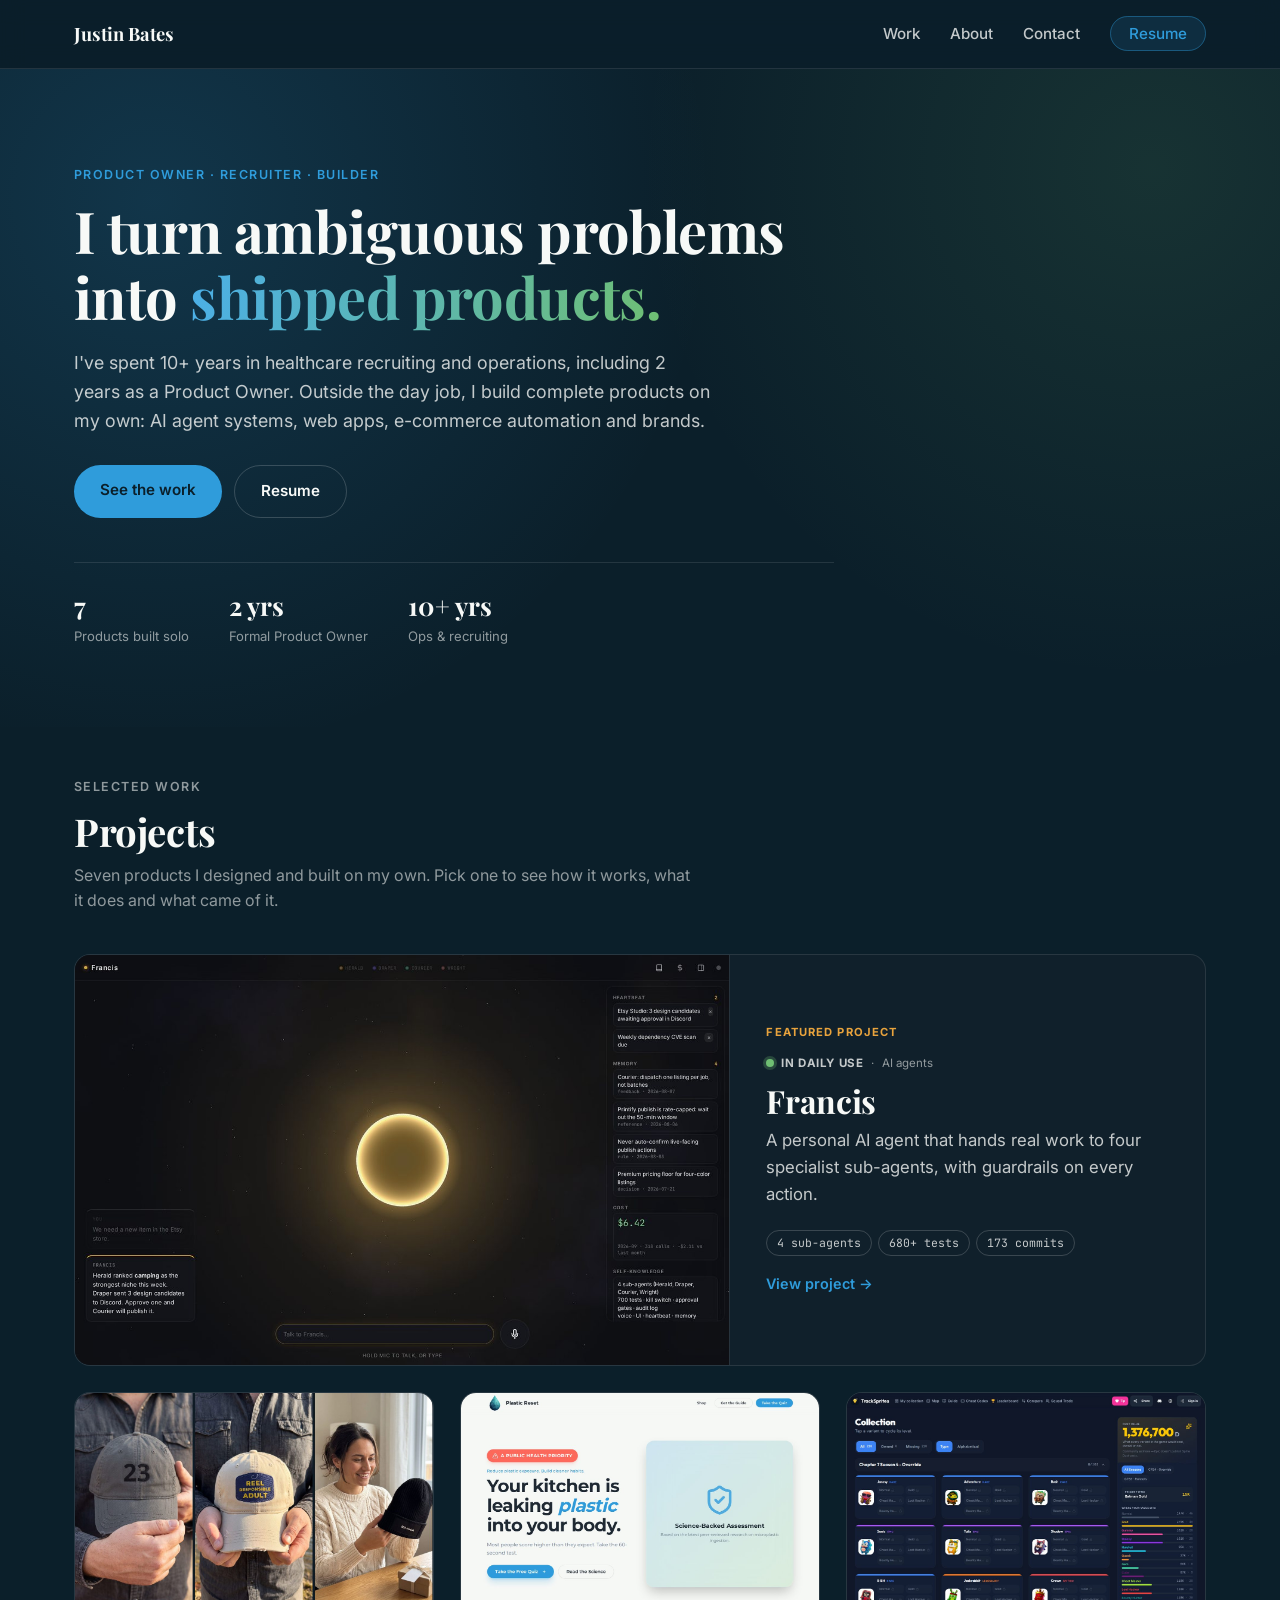
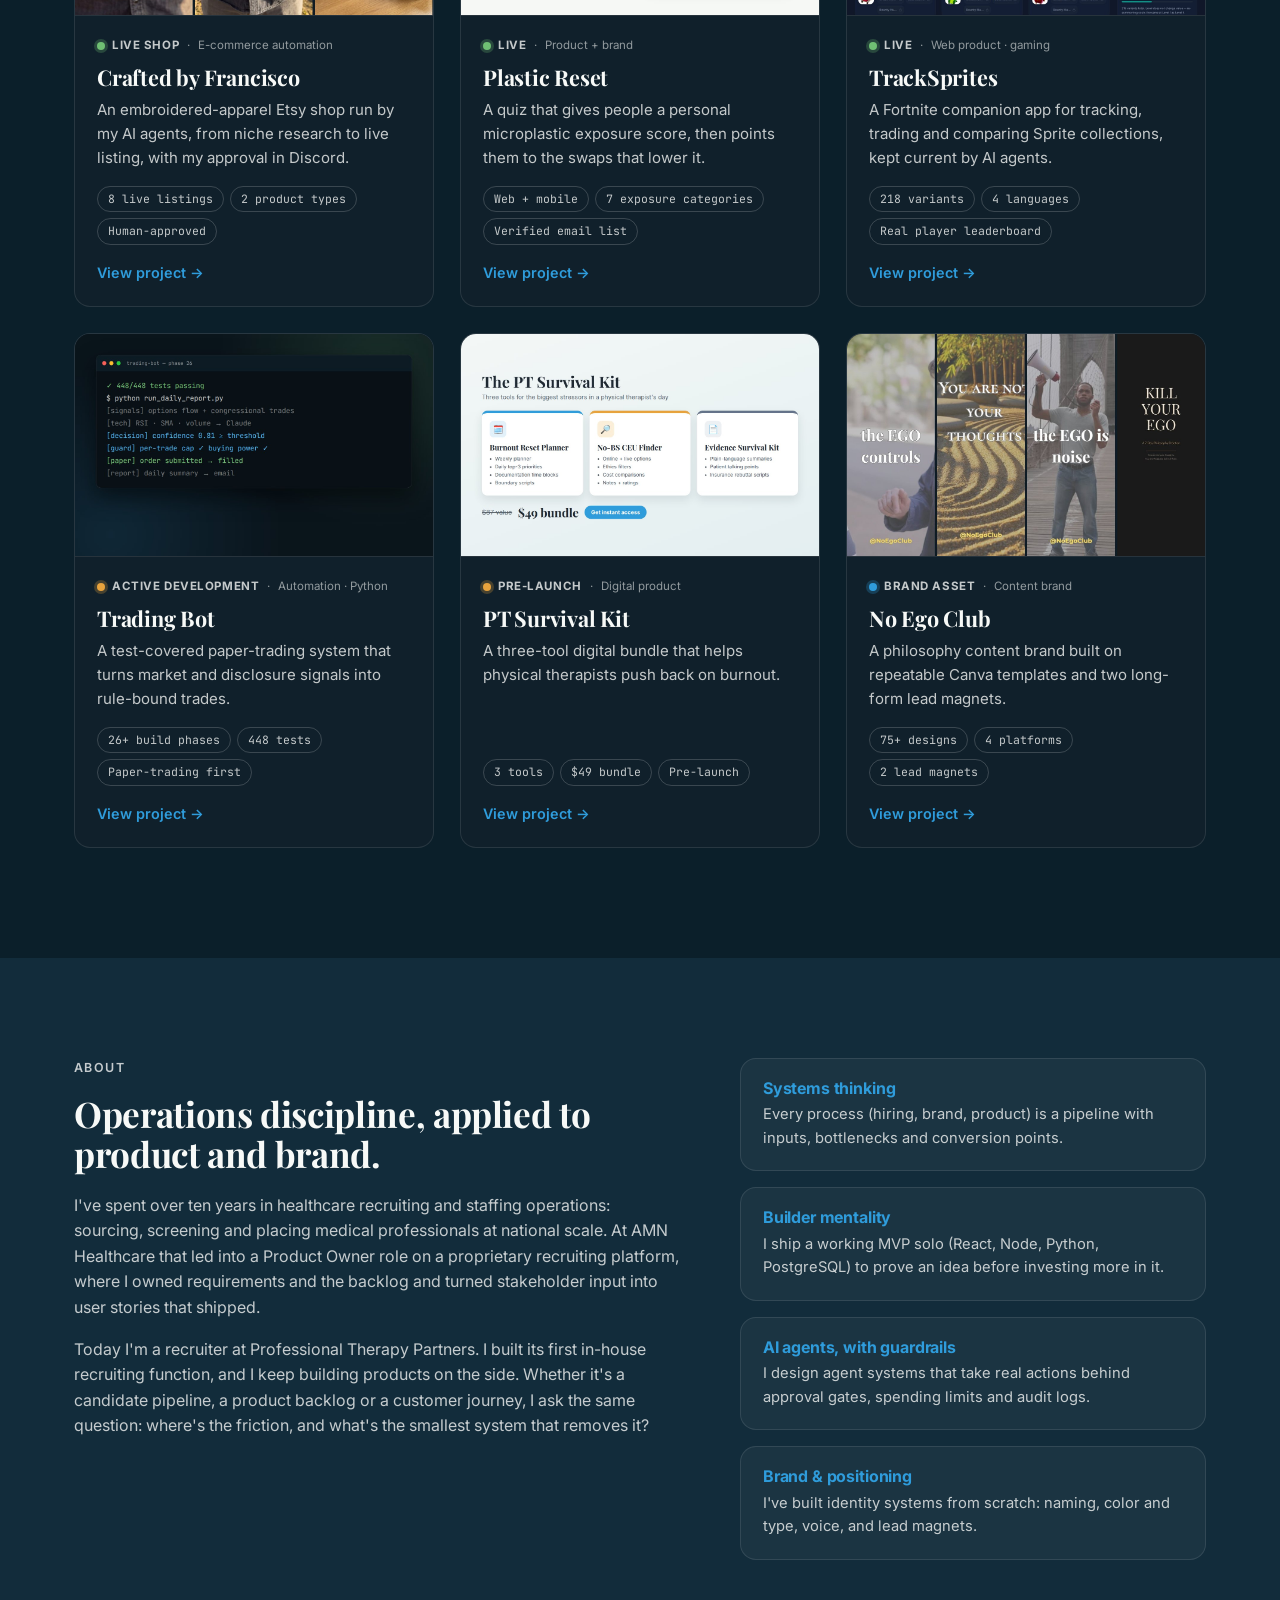
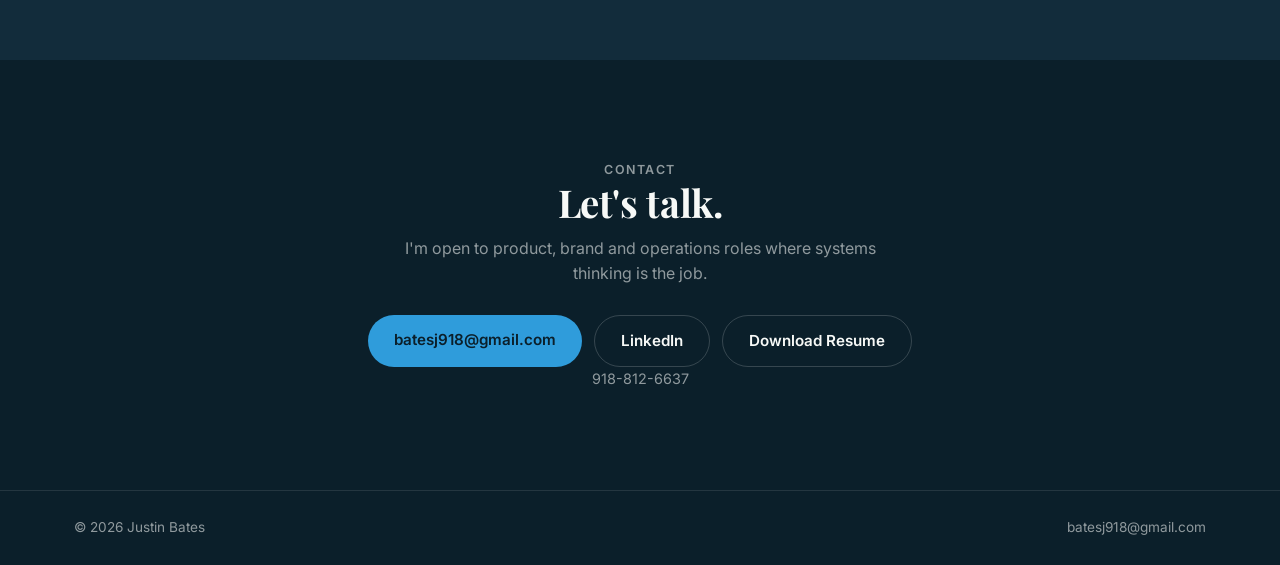
<file: index.html>
<!doctype html>
<html lang="en">
<head>
<meta charset="UTF-8">
<meta name="viewport" content="width=device-width, initial-scale=1.0">
<title>Justin Bates — Product Owner &amp; Builder</title>
<meta name="description" content="Justin Bates: Product Owner and builder. Case studies in multi-agent AI systems, web products, e-commerce automation and brand systems.">
<link rel="preconnect" href="https://fonts.googleapis.com">
<link rel="preconnect" href="https://fonts.gstatic.com" crossorigin>
<link href="https://fonts.googleapis.com/css2?family=Playfair+Display:wght@600;700;800&family=Inter:wght@400;500;600;700;800&family=JetBrains+Mono:wght@400;500&display=swap" rel="stylesheet">
<link rel="stylesheet" href="css/style.css">
</head>
<body>

<header class="site-header">
  <nav class="nav container">
    <a href="index.html" class="logo">Justin Bates</a>
    <button class="nav-toggle" id="navToggle" aria-label="Toggle navigation" aria-expanded="false"><span></span><span></span><span></span></button>
    <ul class="nav-links" id="navLinks">
      <li><a href="index.html#work" class="nav-link">Work</a></li>
      <li><a href="index.html#about" class="nav-link">About</a></li>
      <li><a href="index.html#contact" class="nav-link">Contact</a></li>
      <li><a href="assets/Justin-Bates-Resume.pdf" class="nav-link nav-cta" target="_blank" rel="noopener">Resume</a></li>
    </ul>
  </nav>
</header>

<main>
  <section class="hero" id="top">
    <div class="hero-bg" aria-hidden="true"></div>
    <div class="container hero-inner">
      <p class="eyebrow">Product Owner · Recruiter · Builder</p>
      <h1>I turn ambiguous problems into <span class="accent-text">shipped products.</span></h1>
      <p class="hero-sub">I've spent 10+ years in healthcare recruiting and operations, including 2 years as a Product Owner. Outside the day job, I build complete products on my own: AI agent systems, web apps, e-commerce automation and brands.</p>
      <div class="hero-actions">
        <a href="#work" class="btn btn-primary">See the work</a>
        <a href="assets/Justin-Bates-Resume.pdf" class="btn btn-ghost" target="_blank" rel="noopener">Resume</a>
      </div>
      <ul class="hero-stats">
        <li><strong>7</strong><span>Products built solo</span></li>
        <li><strong>2 yrs</strong><span>Formal Product Owner</span></li>
        <li><strong>10+ yrs</strong><span>Ops &amp; recruiting</span></li>
      </ul>
    </div>
  </section>

  <section class="work" id="work">
    <div class="container">
      <div class="section-head">
        <p class="eyebrow">Selected work</p>
        <h2>Projects</h2>
        <p>Seven products I designed and built on my own. Pick one to see how it works, what it does and what came of it.</p>
      </div>
      <div class="work-grid">
      <a class="card featured" href="francis.html">
        <div class="card-cover"><img src="assets/shots/francis-ui.jpg" alt="Francis preview" loading="lazy"></div>
        <div class="card-body"><div class="featured-label">Featured project</div>
          <div class="card-meta"><span class="status live">In daily use</span><span class="category">AI agents</span></div>
          <h3>Francis</h3>
          <p>A personal AI agent that hands real work to four specialist sub-agents, with guardrails on every action.</p>
          <ul class="card-stats"><li>4 sub-agents</li><li>680+ tests</li><li>173 commits</li></ul>
          <span class="card-link">View project →</span>
        </div>
      </a>
      <a class="card" href="crafted-by-francisco.html">
        <div class="card-cover"><img src="assets/shots/cover-etsy.jpg" alt="Crafted by Francisco preview" loading="lazy"></div>
        <div class="card-body">
          <div class="card-meta"><span class="status live">Live shop</span><span class="category">E-commerce automation</span></div>
          <h3>Crafted by Francisco</h3>
          <p>An embroidered-apparel Etsy shop run by my AI agents, from niche research to live listing, with my approval in Discord.</p>
          <ul class="card-stats"><li>8 live listings</li><li>2 product types</li><li>Human-approved</li></ul>
          <span class="card-link">View project →</span>
        </div>
      </a>
      <a class="card" href="plastic-reset.html">
        <div class="card-cover"><img src="assets/shots/plasticreset-home.jpg" alt="Plastic Reset preview" loading="lazy"></div>
        <div class="card-body">
          <div class="card-meta"><span class="status live">Live</span><span class="category">Product + brand</span></div>
          <h3>Plastic Reset</h3>
          <p>A quiz that gives people a personal microplastic exposure score, then points them to the swaps that lower it.</p>
          <ul class="card-stats"><li>Web + mobile</li><li>7 exposure categories</li><li>Verified email list</li></ul>
          <span class="card-link">View project →</span>
        </div>
      </a>
      <a class="card" href="tracksprites.html">
        <div class="card-cover"><img src="assets/shots/tracksprites-collection.jpg" alt="TrackSprites preview" loading="lazy"></div>
        <div class="card-body">
          <div class="card-meta"><span class="status live">Live</span><span class="category">Web product · gaming</span></div>
          <h3>TrackSprites</h3>
          <p>A Fortnite companion app for tracking, trading and comparing Sprite collections, kept current by AI agents.</p>
          <ul class="card-stats"><li>218 variants</li><li>4 languages</li><li>Real player leaderboard</li></ul>
          <span class="card-link">View project →</span>
        </div>
      </a>
      <a class="card" href="trading-bot.html">
        <div class="card-cover"><img src="assets/shots/cover-trading.jpg" alt="Trading Bot preview" loading="lazy"></div>
        <div class="card-body">
          <div class="card-meta"><span class="status dev">Active Development</span><span class="category">Automation · Python</span></div>
          <h3>Trading Bot</h3>
          <p>A test-covered paper-trading system that turns market and disclosure signals into rule-bound trades.</p>
          <ul class="card-stats"><li>26+ build phases</li><li>448 tests</li><li>Paper-trading first</li></ul>
          <span class="card-link">View project →</span>
        </div>
      </a>
      <a class="card" href="pt-survival-kit.html">
        <div class="card-cover"><img src="assets/shots/cover-ptkit.jpg" alt="PT Survival Kit preview" loading="lazy"></div>
        <div class="card-body">
          <div class="card-meta"><span class="status dev">Pre-launch</span><span class="category">Digital product</span></div>
          <h3>PT Survival Kit</h3>
          <p>A three-tool digital bundle that helps physical therapists push back on burnout.</p>
          <ul class="card-stats"><li>3 tools</li><li>$49 bundle</li><li>Pre-launch</li></ul>
          <span class="card-link">View project →</span>
        </div>
      </a>
      <a class="card" href="no-ego-club.html">
        <div class="card-cover"><img src="assets/shots/cover-noego.jpg" alt="No Ego Club preview" loading="lazy"></div>
        <div class="card-body">
          <div class="card-meta"><span class="status asset">Brand Asset</span><span class="category">Content brand</span></div>
          <h3>No Ego Club</h3>
          <p>A philosophy content brand built on repeatable Canva templates and two long-form lead magnets.</p>
          <ul class="card-stats"><li>75+ designs</li><li>4 platforms</li><li>2 lead magnets</li></ul>
          <span class="card-link">View project →</span>
        </div>
      </a>
      </div>
    </div>
  </section>

  <section class="about" id="about">
    <div class="container about-grid">
      <div class="about-text">
        <p class="eyebrow">About</p>
        <h2>Operations discipline, applied to product and brand.</h2>
        <p>I've spent over ten years in healthcare recruiting and staffing operations: sourcing, screening and placing medical professionals at national scale. At AMN Healthcare that led into a Product Owner role on a proprietary recruiting platform, where I owned requirements and the backlog and turned stakeholder input into user stories that shipped.</p>
        <p>Today I'm a recruiter at Professional Therapy Partners. I built its first in-house recruiting function, and I keep building products on the side. Whether it's a candidate pipeline, a product backlog or a customer journey, I ask the same question: where's the friction, and what's the smallest system that removes it?</p>
      </div>
      <ul class="about-pillars">
        <li><h3>Systems thinking</h3><p>Every process (hiring, brand, product) is a pipeline with inputs, bottlenecks and conversion points.</p></li>
        <li><h3>Builder mentality</h3><p>I ship a working MVP solo (React, Node, Python, PostgreSQL) to prove an idea before investing more in it.</p></li>
        <li><h3>AI agents, with guardrails</h3><p>I design agent systems that take real actions behind approval gates, spending limits and audit logs.</p></li>
        <li><h3>Brand &amp; positioning</h3><p>I've built identity systems from scratch: naming, color and type, voice, and lead magnets.</p></li>
      </ul>
    </div>
  </section>

  <section class="contact" id="contact">
    <div class="container">
      <p class="eyebrow">Contact</p>
      <h2>Let's talk.</h2>
      <p>I'm open to product, brand and operations roles where systems thinking is the job.</p>
      <div class="contact-links">
        <a href="mailto:batesj918@gmail.com" class="btn btn-primary">batesj918@gmail.com</a>
        <a href="https://linkedin.com/in/justin-bates-7199ba43" class="btn btn-ghost" target="_blank" rel="noopener">LinkedIn</a>
        <a href="assets/Justin-Bates-Resume.pdf" class="btn btn-ghost" target="_blank" rel="noopener">Download Resume</a>
      </div>
      <p class="contact-phone">918-812-6637</p>
    </div>
  </section>
</main>

<footer class="site-footer">
  <div class="container footer-inner">
    <span>© <span id="year"></span> Justin Bates</span>
    <a href="mailto:batesj918@gmail.com">batesj918@gmail.com</a>
  </div>
</footer>

<div class="lightbox" id="lightbox" aria-hidden="true"><button class="lightbox-close" aria-label="Close">&times;</button><img alt=""></div>
<script src="js/script.js"></script>
</body>
</html>
</file>
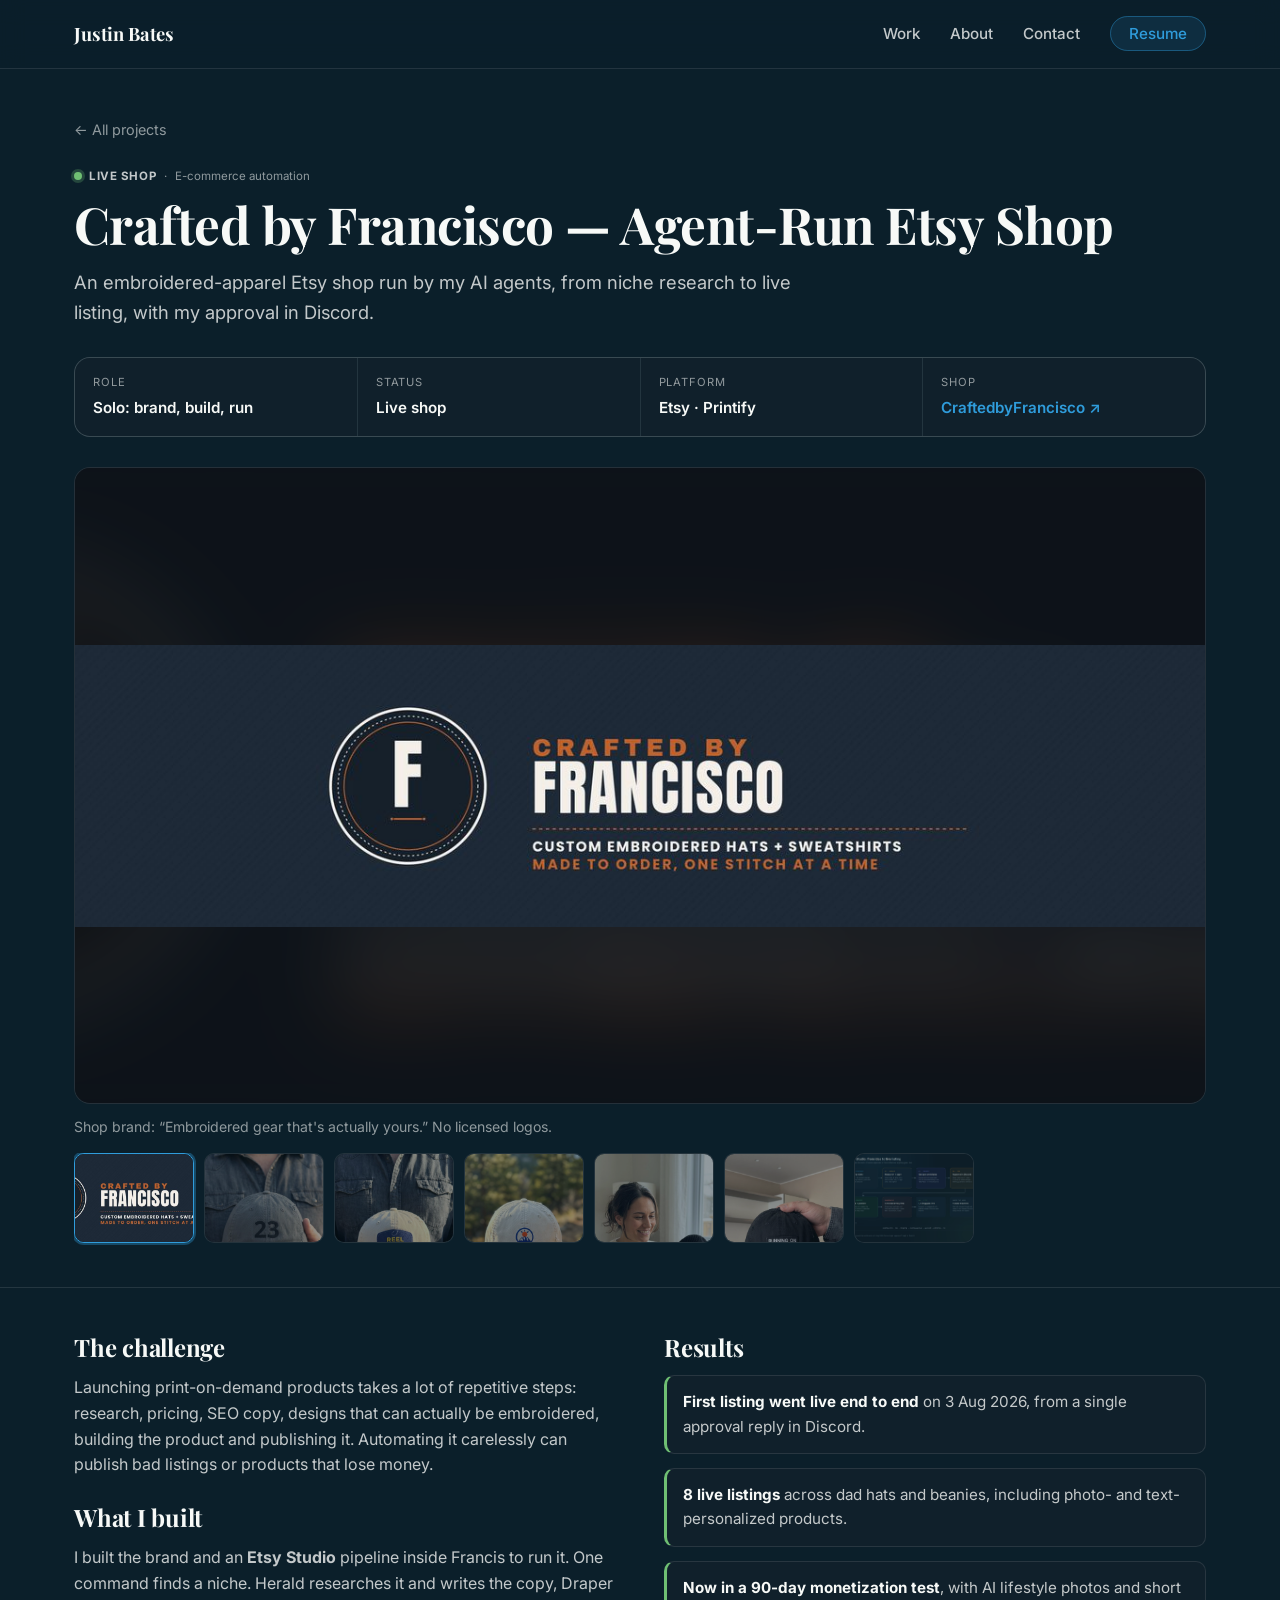
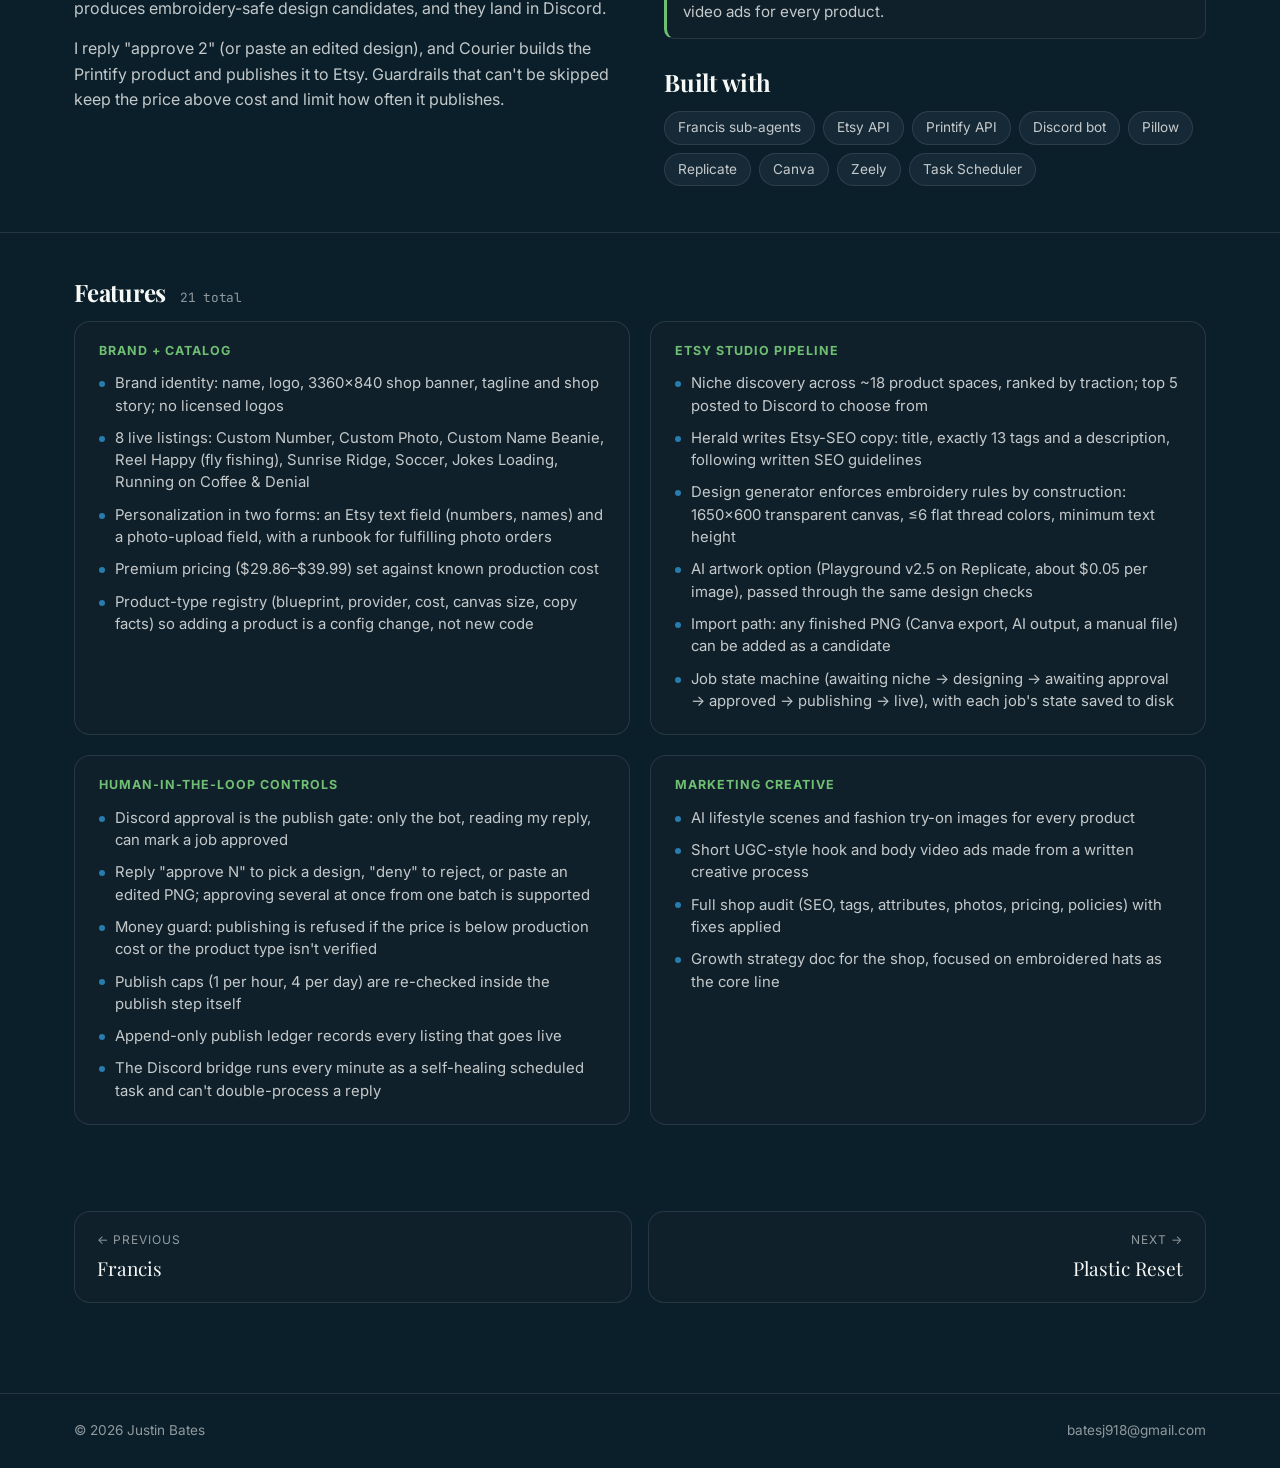
<file: crafted-by-francisco.html>
<!doctype html>
<html lang="en">
<head>
<meta charset="UTF-8">
<meta name="viewport" content="width=device-width, initial-scale=1.0">
<title>Crafted by Francisco — Justin Bates</title>
<meta name="description" content="An embroidered-apparel Etsy shop run by my AI agents, from niche research to live listing, with my approval in Discord.">
<link rel="preconnect" href="https://fonts.googleapis.com">
<link rel="preconnect" href="https://fonts.gstatic.com" crossorigin>
<link href="https://fonts.googleapis.com/css2?family=Playfair+Display:wght@600;700;800&family=Inter:wght@400;500;600;700;800&family=JetBrains+Mono:wght@400;500&display=swap" rel="stylesheet">
<link rel="stylesheet" href="css/style.css">
</head>
<body>

<header class="site-header">
  <nav class="nav container">
    <a href="index.html" class="logo">Justin Bates</a>
    <button class="nav-toggle" id="navToggle" aria-label="Toggle navigation" aria-expanded="false"><span></span><span></span><span></span></button>
    <ul class="nav-links" id="navLinks">
      <li><a href="index.html#work" class="nav-link">Work</a></li>
      <li><a href="index.html#about" class="nav-link">About</a></li>
      <li><a href="index.html#contact" class="nav-link">Contact</a></li>
      <li><a href="assets/Justin-Bates-Resume.pdf" class="nav-link nav-cta" target="_blank" rel="noopener">Resume</a></li>
    </ul>
  </nav>
</header>

<main>
  <section class="project-hero">
    <div class="container">
      <a href="index.html#work" class="back-link">← All projects</a>
      <div class="card-meta"><span class="status live">Live shop</span><span class="category">E-commerce automation</span></div>
      <h1>Crafted by Francisco — Agent-Run Etsy Shop</h1>
      <p class="lede">An embroidered-apparel Etsy shop run by my AI agents, from niche research to live listing, with my approval in Discord.</p>
      <dl class="facts"><div class="fact"><dt>Role</dt><dd>Solo: brand, build, run</dd></div><div class="fact"><dt>Status</dt><dd>Live shop</dd></div><div class="fact"><dt>Platform</dt><dd>Etsy · Printify</dd></div><div class="fact"><dt>Shop</dt><dd><a href="https://www.etsy.com/shop/CraftedbyFrancisco" target="_blank" rel="noopener">CraftedbyFrancisco ↗</a></dd></div></dl>

      <div class="gallery" data-gallery>
        <div class="gallery-main"><div class="backdrop"></div><img src="assets/shots/etsy-banner.jpg" alt="Crafted by Francisco shop banner"></div>
        <p class="gallery-caption">Shop brand: “Embroidered gear that&#x27;s actually yours.” No licensed logos.</p>
      <div class="gallery-thumbs"><button class="gallery-thumb is-active" aria-pressed="true" aria-label="Crafted by Francisco shop banner" data-src="assets/shots/etsy-banner.jpg" data-alt="Crafted by Francisco shop banner" data-caption="Shop brand: “Embroidered gear that&#x27;s actually yours.” No licensed logos."><img src="assets/shots/etsy-banner.jpg" alt="" loading="lazy"></button><button class="gallery-thumb" aria-pressed="false" aria-label="Custom Number embroidered dad hat" data-src="assets/shots/etsy-custom-number.jpg" data-alt="Custom Number embroidered dad hat" data-caption="Personalized listing: the buyer types their number into an Etsy text field."><img src="assets/shots/etsy-custom-number.jpg" alt="" loading="lazy"></button><button class="gallery-thumb" aria-pressed="false" aria-label="Reel Happy fly-fishing dad hat" data-src="assets/shots/etsy-reel-happy.jpg" data-alt="Reel Happy fly-fishing dad hat" data-caption="A niche design that came out of Herald&#x27;s research: fly fishing."><img src="assets/shots/etsy-reel-happy.jpg" alt="" loading="lazy"></button><button class="gallery-thumb" aria-pressed="false" aria-label="Sunrise Ridge dad hat" data-src="assets/shots/etsy-sunrise-ridge.jpg" data-alt="Sunrise Ridge dad hat" data-caption="An outdoor design that stays within embroidery limits: 1650×600 canvas, 6 thread colors or fewer."><img src="assets/shots/etsy-sunrise-ridge.jpg" alt="" loading="lazy"></button><button class="gallery-thumb" aria-pressed="false" aria-label="Custom Name beanie" data-src="assets/shots/etsy-beanie.jpg" data-alt="Custom Name beanie" data-caption="The second product type, added through the product registry: a personalized beanie."><img src="assets/shots/etsy-beanie.jpg" alt="" loading="lazy"></button><button class="gallery-thumb" aria-pressed="false" aria-label="Running On Coffee and Denial dad hat" data-src="assets/shots/etsy-coffee-denial.jpg" data-alt="Running On Coffee and Denial dad hat" data-caption="The humor line, with AI lifestyle photos and short UGC-style video ads."><img src="assets/shots/etsy-coffee-denial.jpg" alt="" loading="lazy"></button><button class="gallery-thumb" aria-pressed="false" aria-label="Etsy Studio pipeline diagram" data-src="assets/shots/etsy-studio-pipeline.jpg" data-alt="Etsy Studio pipeline diagram" data-caption="How a listing goes from idea to live."><img src="assets/shots/etsy-studio-pipeline.jpg" alt="" loading="lazy"></button></div>
      </div>
    </div>
  </section>

  <section class="project-section">
    <div class="container story">
      <div>
        <h2>The challenge</h2>
        <p>Launching print-on-demand products takes a lot of repetitive steps: research, pricing, SEO copy, designs that can actually be embroidered, building the product and publishing it. Automating it carelessly can publish bad listings or products that lose money.</p>
        <h2 style="margin-top:26px">What I built</h2>
        <p>I built the brand and an <strong>Etsy Studio</strong> pipeline inside Francis to run it. One command finds a niche. Herald researches it and writes the copy, Draper produces embroidery-safe design candidates, and they land in Discord.</p><p>I reply "approve 2" (or paste an edited design), and Courier builds the Printify product and publishes it to Etsy. Guardrails that can't be skipped keep the price above cost and limit how often it publishes.</p>
      </div>
      <div>
        <h2>Results</h2>
        <ul class="results"><li><strong>First listing went live end to end</strong> on 3 Aug 2026, from a single approval reply in Discord.</li><li><strong>8 live listings</strong> across dad hats and beanies, including photo- and text-personalized products.</li><li><strong>Now in a 90-day monetization test</strong>, with AI lifestyle photos and short video ads for every product.</li></ul>
        <h2 style="margin-top:30px">Built with</h2>
        <ul class="stack"><li>Francis sub-agents</li><li>Etsy API</li><li>Printify API</li><li>Discord bot</li><li>Pillow</li><li>Replicate</li><li>Canva</li><li>Zeely</li><li>Task Scheduler</li></ul>
      </div>
    </div>
  </section>

  <section class="project-section">
    <div class="container">
      <h2>Features <span style="font-family:var(--font-mono);font-size:0.8rem;color:var(--text-3);font-weight:400;margin-left:8px">21 total</span></h2>
      <div class="feature-grid"><div class="feature-group"><h3>Brand + catalog</h3><ul><li>Brand identity: name, logo, 3360×840 shop banner, tagline and shop story; no licensed logos</li><li>8 live listings: Custom Number, Custom Photo, Custom Name Beanie, Reel Happy (fly fishing), Sunrise Ridge, Soccer, Jokes Loading, Running on Coffee &amp; Denial</li><li>Personalization in two forms: an Etsy text field (numbers, names) and a photo-upload field, with a runbook for fulfilling photo orders</li><li>Premium pricing ($29.86–$39.99) set against known production cost</li><li>Product-type registry (blueprint, provider, cost, canvas size, copy facts) so adding a product is a config change, not new code</li></ul></div><div class="feature-group"><h3>Etsy Studio pipeline</h3><ul><li>Niche discovery across ~18 product spaces, ranked by traction; top 5 posted to Discord to choose from</li><li>Herald writes Etsy-SEO copy: title, exactly 13 tags and a description, following written SEO guidelines</li><li>Design generator enforces embroidery rules by construction: 1650×600 transparent canvas, ≤6 flat thread colors, minimum text height</li><li>AI artwork option (Playground v2.5 on Replicate, about $0.05 per image), passed through the same design checks</li><li>Import path: any finished PNG (Canva export, AI output, a manual file) can be added as a candidate</li><li>Job state machine (awaiting niche → designing → awaiting approval → approved → publishing → live), with each job's state saved to disk</li></ul></div><div class="feature-group"><h3>Human-in-the-loop controls</h3><ul><li>Discord approval is the publish gate: only the bot, reading my reply, can mark a job approved</li><li>Reply "approve N" to pick a design, "deny" to reject, or paste an edited PNG; approving several at once from one batch is supported</li><li>Money guard: publishing is refused if the price is below production cost or the product type isn't verified</li><li>Publish caps (1 per hour, 4 per day) are re-checked inside the publish step itself</li><li>Append-only publish ledger records every listing that goes live</li><li>The Discord bridge runs every minute as a self-healing scheduled task and can't double-process a reply</li></ul></div><div class="feature-group"><h3>Marketing creative</h3><ul><li>AI lifestyle scenes and fashion try-on images for every product</li><li>Short UGC-style hook and body video ads made from a written creative process</li><li>Full shop audit (SEO, tags, attributes, photos, pricing, policies) with fixes applied</li><li>Growth strategy doc for the shop, focused on embroidered hats as the core line</li></ul></div></div>
    </div>
  </section>

  <div class="container pager">
    <a href="francis.html"><small>← Previous</small><span>Francis</span></a>
    <a href="plastic-reset.html" class="next"><small>Next →</small><span>Plastic Reset</span></a>
  </div>
</main>

<footer class="site-footer">
  <div class="container footer-inner">
    <span>© <span id="year"></span> Justin Bates</span>
    <a href="mailto:batesj918@gmail.com">batesj918@gmail.com</a>
  </div>
</footer>

<div class="lightbox" id="lightbox" aria-hidden="true"><button class="lightbox-close" aria-label="Close">&times;</button><img alt=""></div>
<script src="js/script.js"></script>
</body>
</html>
</file>
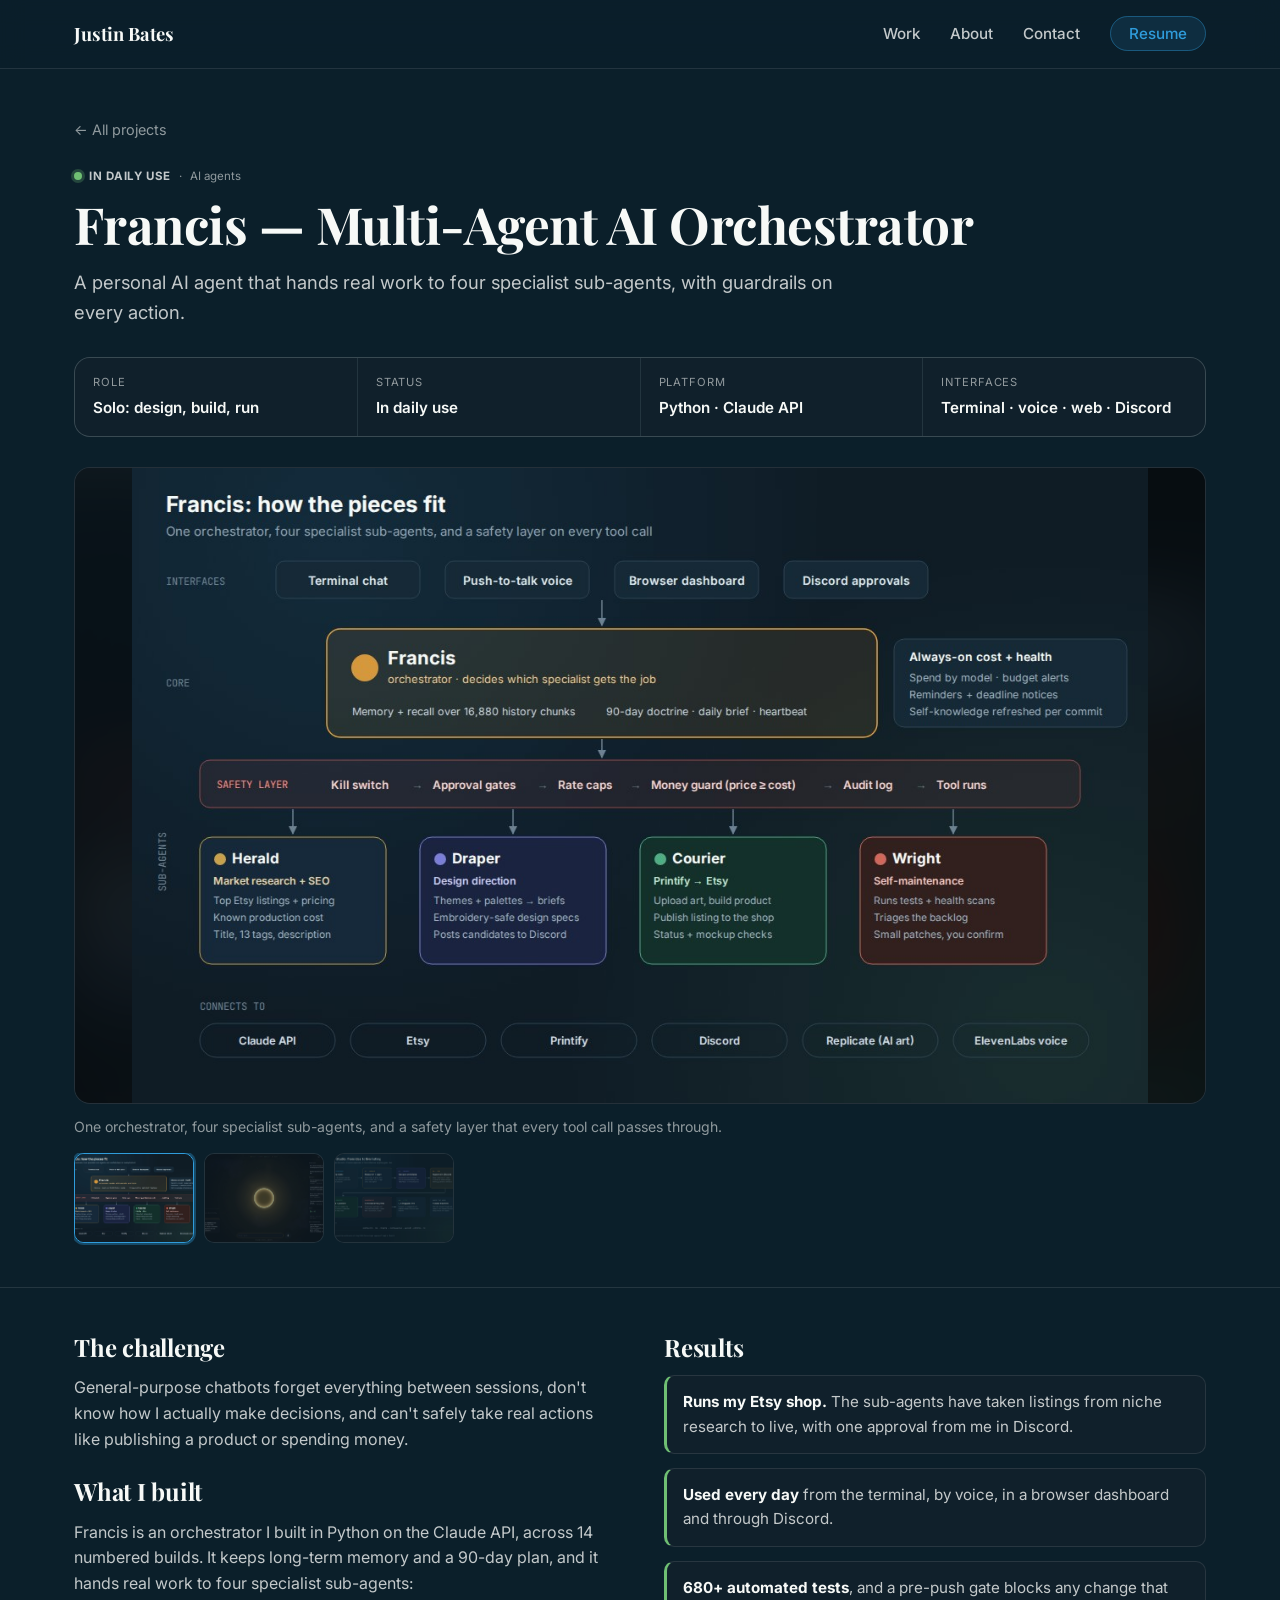
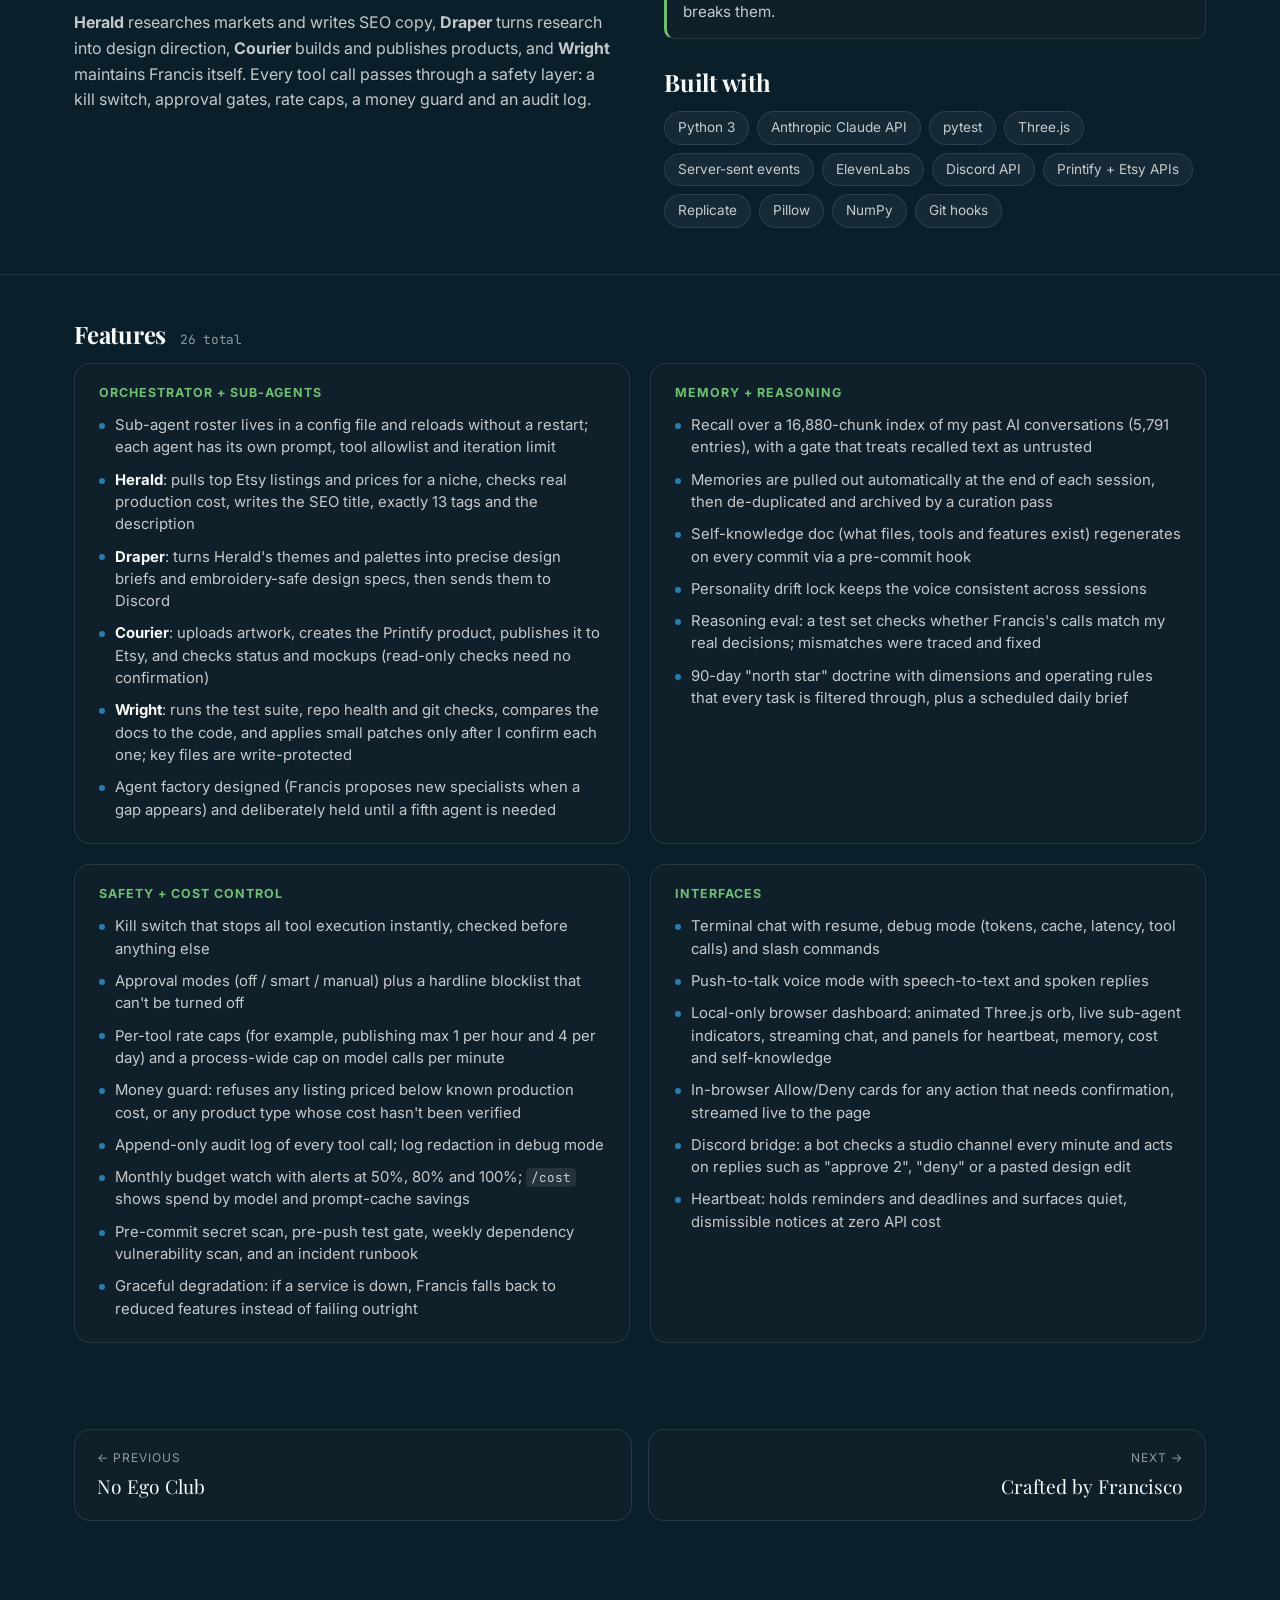
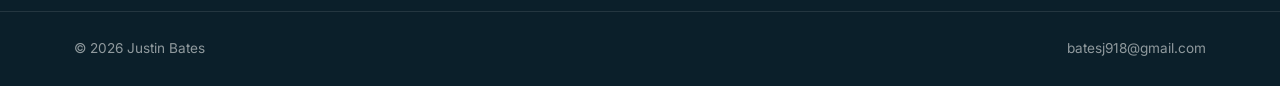
<file: francis.html>
<!doctype html>
<html lang="en">
<head>
<meta charset="UTF-8">
<meta name="viewport" content="width=device-width, initial-scale=1.0">
<title>Francis — Justin Bates</title>
<meta name="description" content="A personal AI agent that hands real work to four specialist sub-agents, with guardrails on every action.">
<link rel="preconnect" href="https://fonts.googleapis.com">
<link rel="preconnect" href="https://fonts.gstatic.com" crossorigin>
<link href="https://fonts.googleapis.com/css2?family=Playfair+Display:wght@600;700;800&family=Inter:wght@400;500;600;700;800&family=JetBrains+Mono:wght@400;500&display=swap" rel="stylesheet">
<link rel="stylesheet" href="css/style.css">
</head>
<body>

<header class="site-header">
  <nav class="nav container">
    <a href="index.html" class="logo">Justin Bates</a>
    <button class="nav-toggle" id="navToggle" aria-label="Toggle navigation" aria-expanded="false"><span></span><span></span><span></span></button>
    <ul class="nav-links" id="navLinks">
      <li><a href="index.html#work" class="nav-link">Work</a></li>
      <li><a href="index.html#about" class="nav-link">About</a></li>
      <li><a href="index.html#contact" class="nav-link">Contact</a></li>
      <li><a href="assets/Justin-Bates-Resume.pdf" class="nav-link nav-cta" target="_blank" rel="noopener">Resume</a></li>
    </ul>
  </nav>
</header>

<main>
  <section class="project-hero">
    <div class="container">
      <a href="index.html#work" class="back-link">← All projects</a>
      <div class="card-meta"><span class="status live">In daily use</span><span class="category">AI agents</span></div>
      <h1>Francis — Multi-Agent AI Orchestrator</h1>
      <p class="lede">A personal AI agent that hands real work to four specialist sub-agents, with guardrails on every action.</p>
      <dl class="facts"><div class="fact"><dt>Role</dt><dd>Solo: design, build, run</dd></div><div class="fact"><dt>Status</dt><dd>In daily use</dd></div><div class="fact"><dt>Platform</dt><dd>Python · Claude API</dd></div><div class="fact"><dt>Interfaces</dt><dd>Terminal · voice · web · Discord</dd></div></dl>

      <div class="gallery" data-gallery>
        <div class="gallery-main"><div class="backdrop"></div><img src="assets/shots/francis-architecture.jpg" alt="Francis architecture diagram"></div>
        <p class="gallery-caption">One orchestrator, four specialist sub-agents, and a safety layer that every tool call passes through.</p>
      <div class="gallery-thumbs"><button class="gallery-thumb is-active" aria-pressed="true" aria-label="Francis architecture diagram" data-src="assets/shots/francis-architecture.jpg" data-alt="Francis architecture diagram" data-caption="One orchestrator, four specialist sub-agents, and a safety layer that every tool call passes through."><img src="assets/shots/francis-architecture.jpg" alt="" loading="lazy"></button><button class="gallery-thumb" aria-pressed="false" aria-label="Francis browser dashboard" data-src="assets/shots/francis-ui.jpg" data-alt="Francis browser dashboard" data-caption="The local dashboard (shown with sample data): chat, sub-agent status, heartbeat notices, memory, spend and self-knowledge."><img src="assets/shots/francis-ui.jpg" alt="" loading="lazy"></button><button class="gallery-thumb" aria-pressed="false" aria-label="Etsy Studio pipeline diagram" data-src="assets/shots/etsy-studio-pipeline.jpg" data-alt="Etsy Studio pipeline diagram" data-caption="The sub-agents chained into a pipeline that takes an Etsy listing from niche research to live."><img src="assets/shots/etsy-studio-pipeline.jpg" alt="" loading="lazy"></button></div>
      </div>
    </div>
  </section>

  <section class="project-section">
    <div class="container story">
      <div>
        <h2>The challenge</h2>
        <p>General-purpose chatbots forget everything between sessions, don't know how I actually make decisions, and can't safely take real actions like publishing a product or spending money.</p>
        <h2 style="margin-top:26px">What I built</h2>
        <p>Francis is an orchestrator I built in Python on the Claude API, across 14 numbered builds. It keeps long-term memory and a 90-day plan, and it hands real work to four specialist sub-agents:</p><p><strong>Herald</strong> researches markets and writes SEO copy, <strong>Draper</strong> turns research into design direction, <strong>Courier</strong> builds and publishes products, and <strong>Wright</strong> maintains Francis itself. Every tool call passes through a safety layer: a kill switch, approval gates, rate caps, a money guard and an audit log.</p>
      </div>
      <div>
        <h2>Results</h2>
        <ul class="results"><li><strong>Runs my Etsy shop.</strong> The sub-agents have taken listings from niche research to live, with one approval from me in Discord.</li><li><strong>Used every day</strong> from the terminal, by voice, in a browser dashboard and through Discord.</li><li><strong>680+ automated tests</strong>, and a pre-push gate blocks any change that breaks them.</li></ul>
        <h2 style="margin-top:30px">Built with</h2>
        <ul class="stack"><li>Python 3</li><li>Anthropic Claude API</li><li>pytest</li><li>Three.js</li><li>Server-sent events</li><li>ElevenLabs</li><li>Discord API</li><li>Printify + Etsy APIs</li><li>Replicate</li><li>Pillow</li><li>NumPy</li><li>Git hooks</li></ul>
      </div>
    </div>
  </section>

  <section class="project-section">
    <div class="container">
      <h2>Features <span style="font-family:var(--font-mono);font-size:0.8rem;color:var(--text-3);font-weight:400;margin-left:8px">26 total</span></h2>
      <div class="feature-grid"><div class="feature-group"><h3>Orchestrator + sub-agents</h3><ul><li>Sub-agent roster lives in a config file and reloads without a restart; each agent has its own prompt, tool allowlist and iteration limit</li><li><strong>Herald</strong>: pulls top Etsy listings and prices for a niche, checks real production cost, writes the SEO title, exactly 13 tags and the description</li><li><strong>Draper</strong>: turns Herald's themes and palettes into precise design briefs and embroidery-safe design specs, then sends them to Discord</li><li><strong>Courier</strong>: uploads artwork, creates the Printify product, publishes it to Etsy, and checks status and mockups (read-only checks need no confirmation)</li><li><strong>Wright</strong>: runs the test suite, repo health and git checks, compares the docs to the code, and applies small patches only after I confirm each one; key files are write-protected</li><li>Agent factory designed (Francis proposes new specialists when a gap appears) and deliberately held until a fifth agent is needed</li></ul></div><div class="feature-group"><h3>Memory + reasoning</h3><ul><li>Recall over a 16,880-chunk index of my past AI conversations (5,791 entries), with a gate that treats recalled text as untrusted</li><li>Memories are pulled out automatically at the end of each session, then de-duplicated and archived by a curation pass</li><li>Self-knowledge doc (what files, tools and features exist) regenerates on every commit via a pre-commit hook</li><li>Personality drift lock keeps the voice consistent across sessions</li><li>Reasoning eval: a test set checks whether Francis's calls match my real decisions; mismatches were traced and fixed</li><li>90-day "north star" doctrine with dimensions and operating rules that every task is filtered through, plus a scheduled daily brief</li></ul></div><div class="feature-group"><h3>Safety + cost control</h3><ul><li>Kill switch that stops all tool execution instantly, checked before anything else</li><li>Approval modes (off / smart / manual) plus a hardline blocklist that can't be turned off</li><li>Per-tool rate caps (for example, publishing max 1 per hour and 4 per day) and a process-wide cap on model calls per minute</li><li>Money guard: refuses any listing priced below known production cost, or any product type whose cost hasn't been verified</li><li>Append-only audit log of every tool call; log redaction in debug mode</li><li>Monthly budget watch with alerts at 50%, 80% and 100%; <code>/cost</code> shows spend by model and prompt-cache savings</li><li>Pre-commit secret scan, pre-push test gate, weekly dependency vulnerability scan, and an incident runbook</li><li>Graceful degradation: if a service is down, Francis falls back to reduced features instead of failing outright</li></ul></div><div class="feature-group"><h3>Interfaces</h3><ul><li>Terminal chat with resume, debug mode (tokens, cache, latency, tool calls) and slash commands</li><li>Push-to-talk voice mode with speech-to-text and spoken replies</li><li>Local-only browser dashboard: animated Three.js orb, live sub-agent indicators, streaming chat, and panels for heartbeat, memory, cost and self-knowledge</li><li>In-browser Allow/Deny cards for any action that needs confirmation, streamed live to the page</li><li>Discord bridge: a bot checks a studio channel every minute and acts on replies such as "approve 2", "deny" or a pasted design edit</li><li>Heartbeat: holds reminders and deadlines and surfaces quiet, dismissible notices at zero API cost</li></ul></div></div>
    </div>
  </section>

  <div class="container pager">
    <a href="no-ego-club.html"><small>← Previous</small><span>No Ego Club</span></a>
    <a href="crafted-by-francisco.html" class="next"><small>Next →</small><span>Crafted by Francisco</span></a>
  </div>
</main>

<footer class="site-footer">
  <div class="container footer-inner">
    <span>© <span id="year"></span> Justin Bates</span>
    <a href="mailto:batesj918@gmail.com">batesj918@gmail.com</a>
  </div>
</footer>

<div class="lightbox" id="lightbox" aria-hidden="true"><button class="lightbox-close" aria-label="Close">&times;</button><img alt=""></div>
<script src="js/script.js"></script>
</body>
</html>
</file>
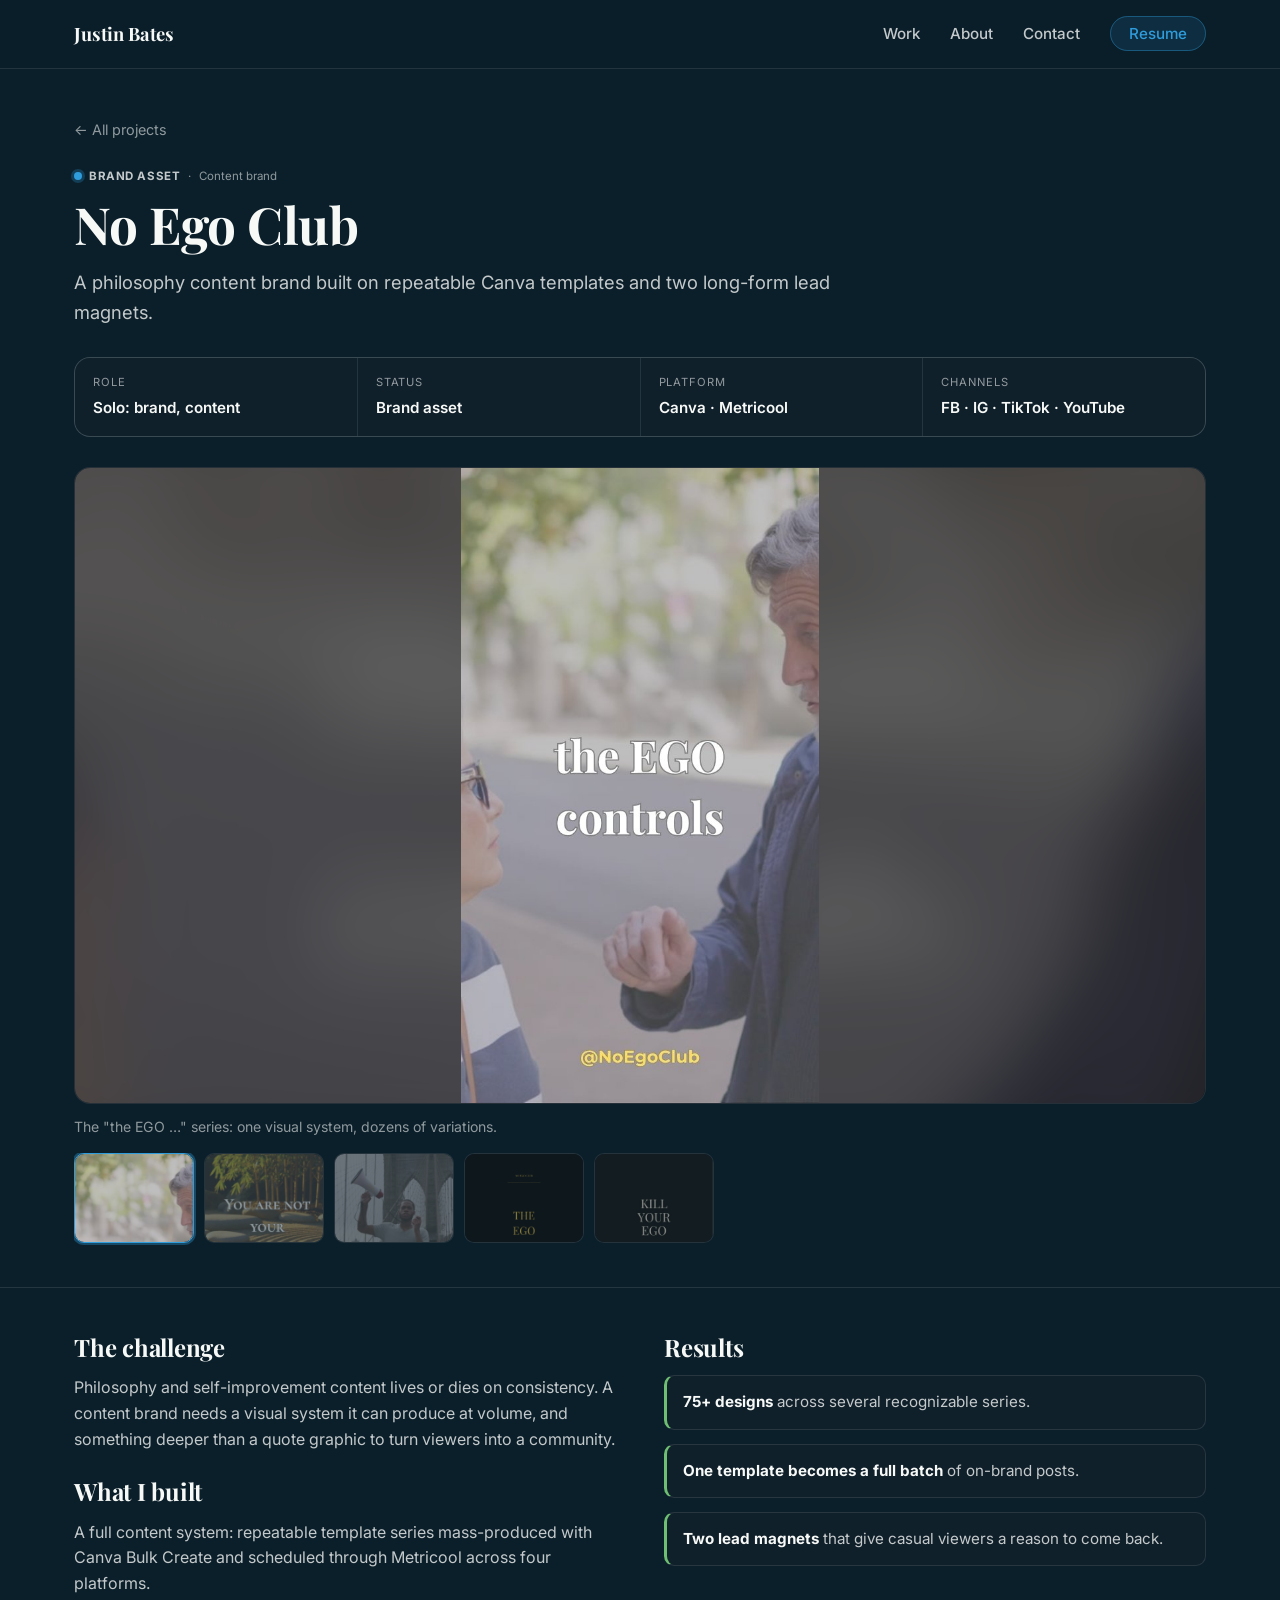
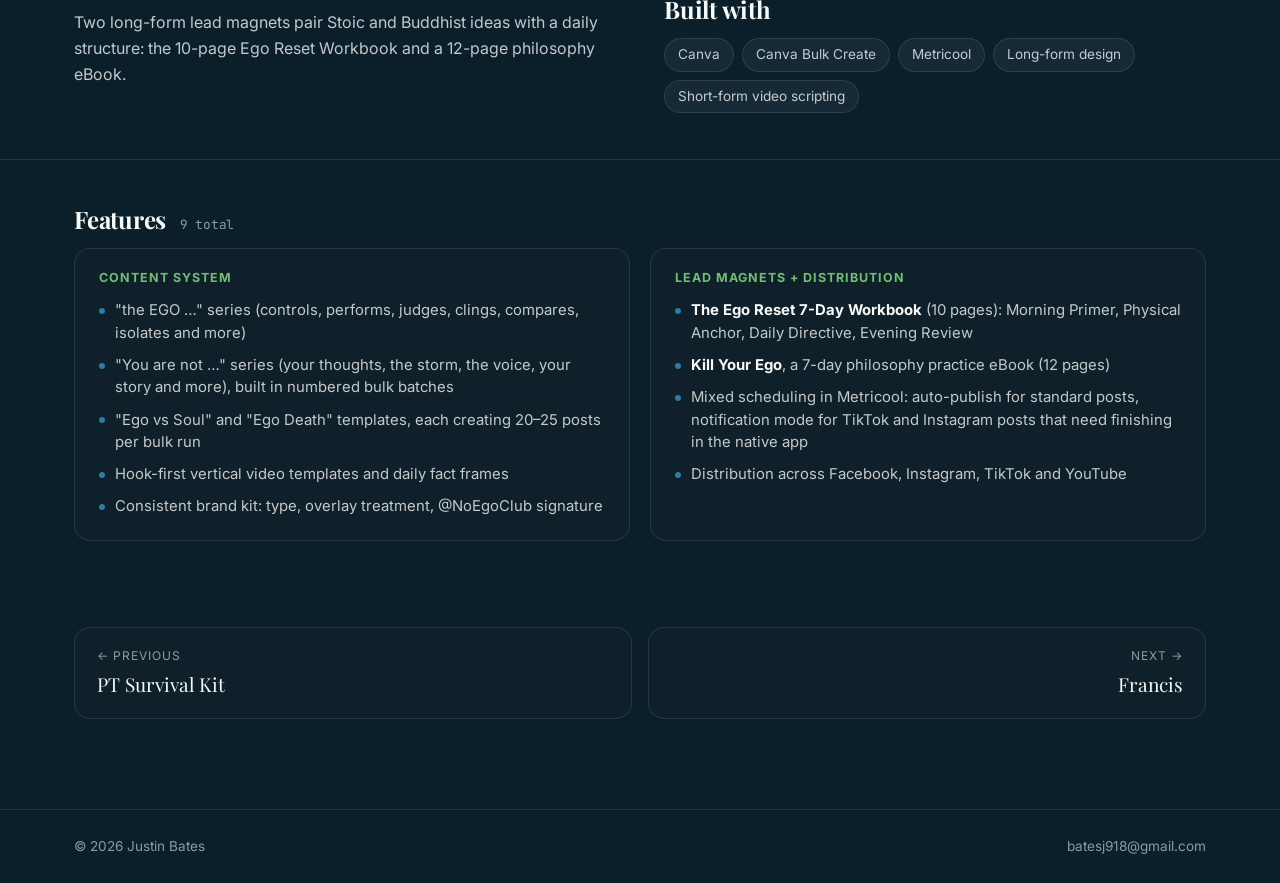
<file: no-ego-club.html>
<!doctype html>
<html lang="en">
<head>
<meta charset="UTF-8">
<meta name="viewport" content="width=device-width, initial-scale=1.0">
<title>No Ego Club — Justin Bates</title>
<meta name="description" content="A philosophy content brand built on repeatable Canva templates and two long-form lead magnets.">
<link rel="preconnect" href="https://fonts.googleapis.com">
<link rel="preconnect" href="https://fonts.gstatic.com" crossorigin>
<link href="https://fonts.googleapis.com/css2?family=Playfair+Display:wght@600;700;800&family=Inter:wght@400;500;600;700;800&family=JetBrains+Mono:wght@400;500&display=swap" rel="stylesheet">
<link rel="stylesheet" href="css/style.css">
</head>
<body>

<header class="site-header">
  <nav class="nav container">
    <a href="index.html" class="logo">Justin Bates</a>
    <button class="nav-toggle" id="navToggle" aria-label="Toggle navigation" aria-expanded="false"><span></span><span></span><span></span></button>
    <ul class="nav-links" id="navLinks">
      <li><a href="index.html#work" class="nav-link">Work</a></li>
      <li><a href="index.html#about" class="nav-link">About</a></li>
      <li><a href="index.html#contact" class="nav-link">Contact</a></li>
      <li><a href="assets/Justin-Bates-Resume.pdf" class="nav-link nav-cta" target="_blank" rel="noopener">Resume</a></li>
    </ul>
  </nav>
</header>

<main>
  <section class="project-hero">
    <div class="container">
      <a href="index.html#work" class="back-link">← All projects</a>
      <div class="card-meta"><span class="status asset">Brand Asset</span><span class="category">Content brand</span></div>
      <h1>No Ego Club</h1>
      <p class="lede">A philosophy content brand built on repeatable Canva templates and two long-form lead magnets.</p>
      <dl class="facts"><div class="fact"><dt>Role</dt><dd>Solo: brand, content</dd></div><div class="fact"><dt>Status</dt><dd>Brand asset</dd></div><div class="fact"><dt>Platform</dt><dd>Canva · Metricool</dd></div><div class="fact"><dt>Channels</dt><dd>FB · IG · TikTok · YouTube</dd></div></dl>

      <div class="gallery" data-gallery>
        <div class="gallery-main"><div class="backdrop"></div><img src="assets/shots/noego-ego-controls.jpg" alt="“the EGO controls” post"></div>
        <p class="gallery-caption">The &quot;the EGO …&quot; series: one visual system, dozens of variations.</p>
      <div class="gallery-thumbs"><button class="gallery-thumb is-active" aria-pressed="true" aria-label="“the EGO controls” post" data-src="assets/shots/noego-ego-controls.jpg" data-alt="“the EGO controls” post" data-caption="The &quot;the EGO …&quot; series: one visual system, dozens of variations."><img src="assets/shots/noego-ego-controls.jpg" alt="" loading="lazy"></button><button class="gallery-thumb" aria-pressed="false" aria-label="“You are not your thoughts” post" data-src="assets/shots/noego-you-are-not.jpg" data-alt="“You are not your thoughts” post" data-caption="The &quot;You are not …&quot; series, produced with Canva Bulk Create."><img src="assets/shots/noego-you-are-not.jpg" alt="" loading="lazy"></button><button class="gallery-thumb" aria-pressed="false" aria-label="“the EGO is noise” post" data-src="assets/shots/noego-ego-vs-soul.jpg" data-alt="“the EGO is noise” post" data-caption="Bulk Create in action: one template, a full set of posts."><img src="assets/shots/noego-ego-vs-soul.jpg" alt="" loading="lazy"></button><button class="gallery-thumb" aria-pressed="false" aria-label="The Ego Reset 7-Day Workbook" data-src="assets/shots/noego-workbook.png" data-alt="The Ego Reset 7-Day Workbook" data-caption="Flagship lead magnet: the 10-page Ego Reset 7-Day Workbook."><img src="assets/shots/noego-workbook.png" alt="" loading="lazy"></button><button class="gallery-thumb" aria-pressed="false" aria-label="Kill Your Ego eBook" data-src="assets/shots/noego-ebook.jpg" data-alt="Kill Your Ego eBook" data-caption="A second long-form piece: a 12-page, 7-day philosophy practice eBook."><img src="assets/shots/noego-ebook.jpg" alt="" loading="lazy"></button></div>
      </div>
    </div>
  </section>

  <section class="project-section">
    <div class="container story">
      <div>
        <h2>The challenge</h2>
        <p>Philosophy and self-improvement content lives or dies on consistency. A content brand needs a visual system it can produce at volume, and something deeper than a quote graphic to turn viewers into a community.</p>
        <h2 style="margin-top:26px">What I built</h2>
        <p>A full content system: repeatable template series mass-produced with Canva Bulk Create and scheduled through Metricool across four platforms.</p><p>Two long-form lead magnets pair Stoic and Buddhist ideas with a daily structure: the 10-page Ego Reset Workbook and a 12-page philosophy eBook.</p>
      </div>
      <div>
        <h2>Results</h2>
        <ul class="results"><li><strong>75+ designs</strong> across several recognizable series.</li><li><strong>One template becomes a full batch</strong> of on-brand posts.</li><li><strong>Two lead magnets</strong> that give casual viewers a reason to come back.</li></ul>
        <h2 style="margin-top:30px">Built with</h2>
        <ul class="stack"><li>Canva</li><li>Canva Bulk Create</li><li>Metricool</li><li>Long-form design</li><li>Short-form video scripting</li></ul>
      </div>
    </div>
  </section>

  <section class="project-section">
    <div class="container">
      <h2>Features <span style="font-family:var(--font-mono);font-size:0.8rem;color:var(--text-3);font-weight:400;margin-left:8px">9 total</span></h2>
      <div class="feature-grid"><div class="feature-group"><h3>Content system</h3><ul><li>"the EGO …" series (controls, performs, judges, clings, compares, isolates and more)</li><li>"You are not …" series (your thoughts, the storm, the voice, your story and more), built in numbered bulk batches</li><li>"Ego vs Soul" and "Ego Death" templates, each creating 20–25 posts per bulk run</li><li>Hook-first vertical video templates and daily fact frames</li><li>Consistent brand kit: type, overlay treatment, @NoEgoClub signature</li></ul></div><div class="feature-group"><h3>Lead magnets + distribution</h3><ul><li><strong>The Ego Reset 7-Day Workbook</strong> (10 pages): Morning Primer, Physical Anchor, Daily Directive, Evening Review</li><li><strong>Kill Your Ego</strong>, a 7-day philosophy practice eBook (12 pages)</li><li>Mixed scheduling in Metricool: auto-publish for standard posts, notification mode for TikTok and Instagram posts that need finishing in the native app</li><li>Distribution across Facebook, Instagram, TikTok and YouTube</li></ul></div></div>
    </div>
  </section>

  <div class="container pager">
    <a href="pt-survival-kit.html"><small>← Previous</small><span>PT Survival Kit</span></a>
    <a href="francis.html" class="next"><small>Next →</small><span>Francis</span></a>
  </div>
</main>

<footer class="site-footer">
  <div class="container footer-inner">
    <span>© <span id="year"></span> Justin Bates</span>
    <a href="mailto:batesj918@gmail.com">batesj918@gmail.com</a>
  </div>
</footer>

<div class="lightbox" id="lightbox" aria-hidden="true"><button class="lightbox-close" aria-label="Close">&times;</button><img alt=""></div>
<script src="js/script.js"></script>
</body>
</html>
</file>
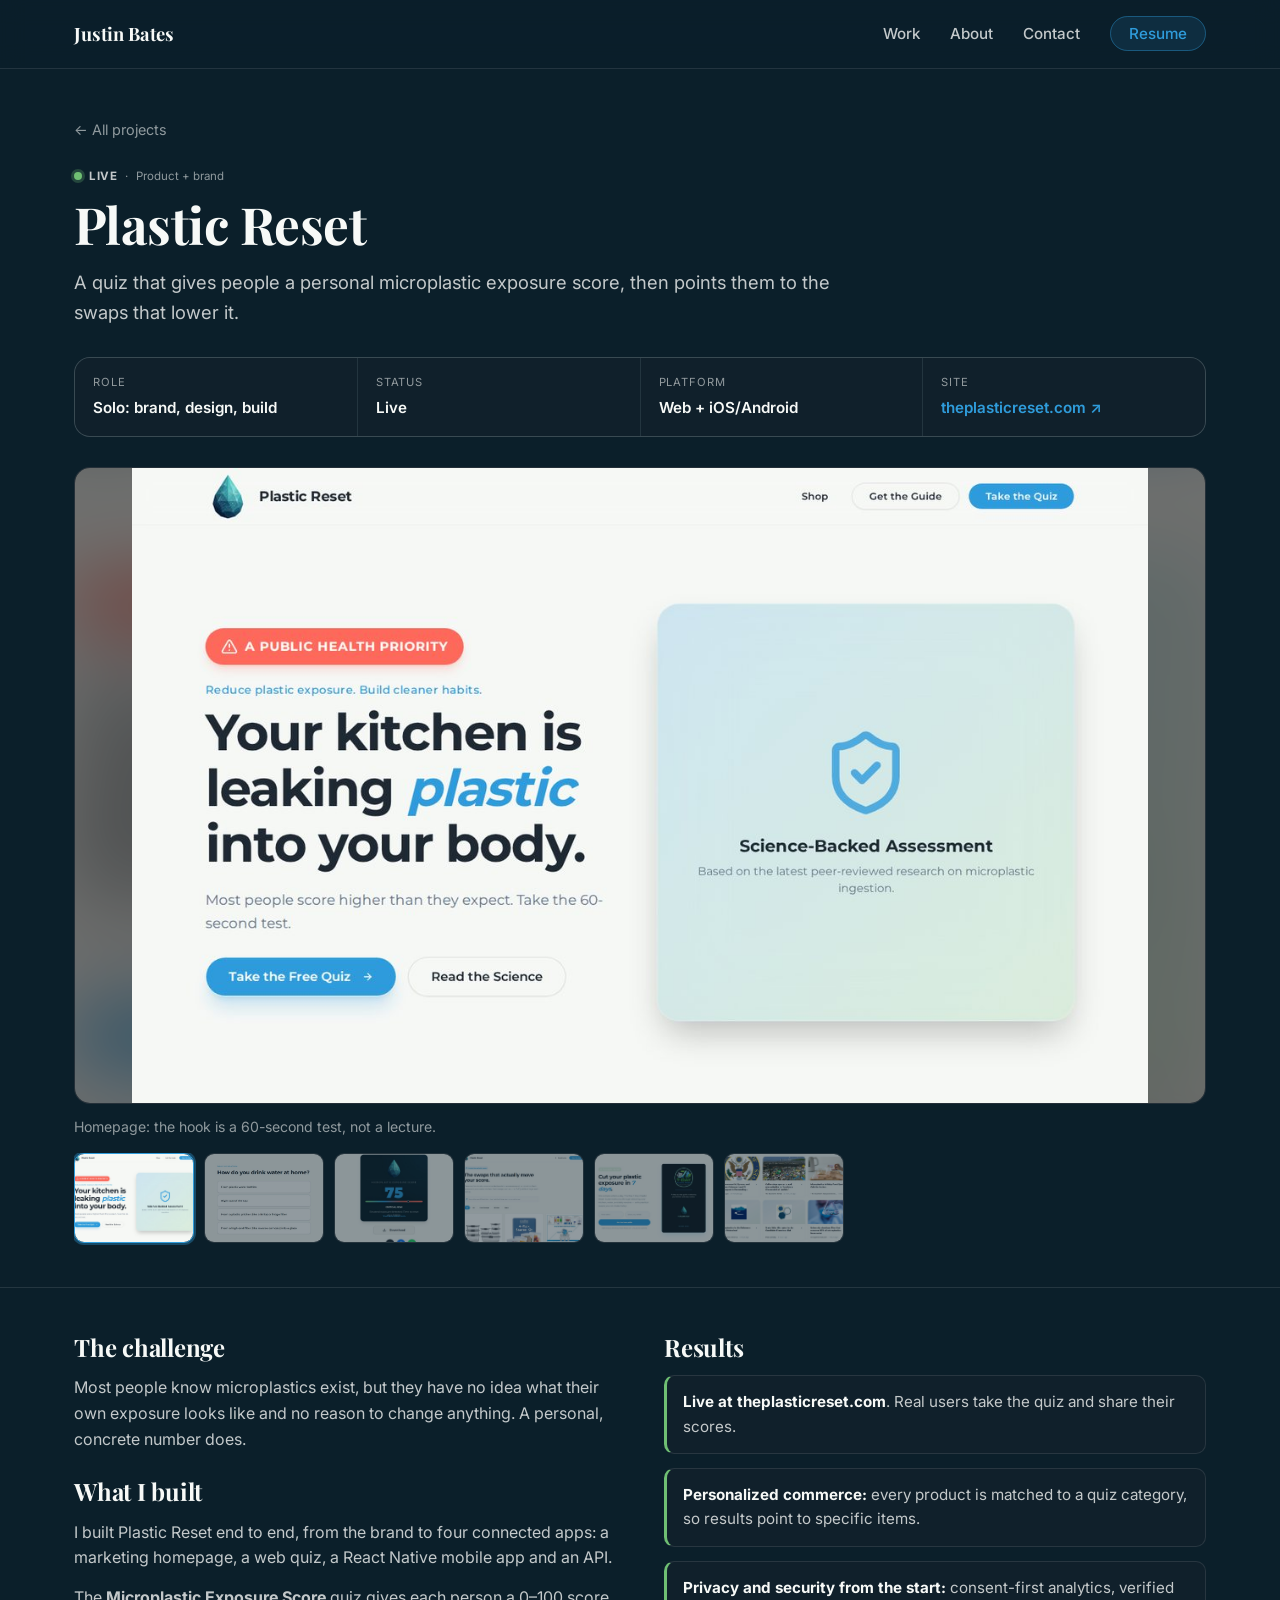
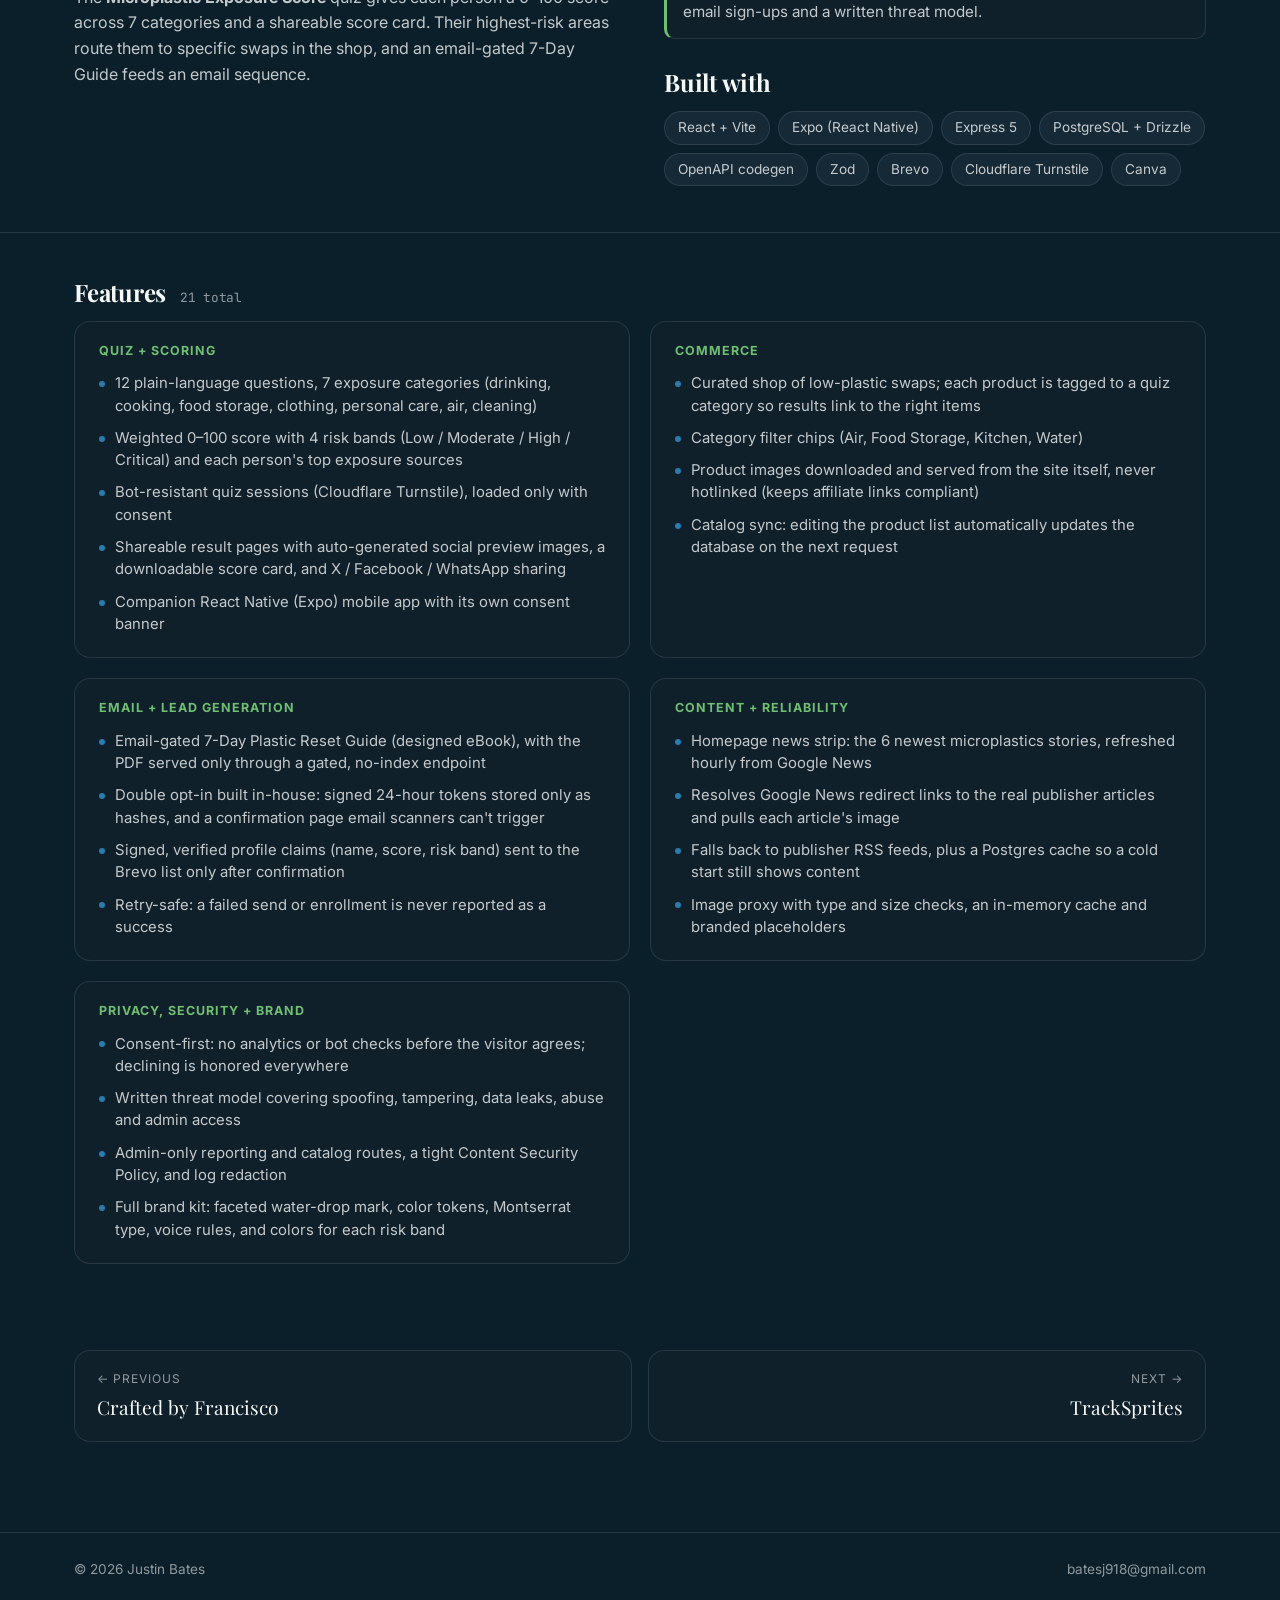
<file: plastic-reset.html>
<!doctype html>
<html lang="en">
<head>
<meta charset="UTF-8">
<meta name="viewport" content="width=device-width, initial-scale=1.0">
<title>Plastic Reset — Justin Bates</title>
<meta name="description" content="A quiz that gives people a personal microplastic exposure score, then points them to the swaps that lower it.">
<link rel="preconnect" href="https://fonts.googleapis.com">
<link rel="preconnect" href="https://fonts.gstatic.com" crossorigin>
<link href="https://fonts.googleapis.com/css2?family=Playfair+Display:wght@600;700;800&family=Inter:wght@400;500;600;700;800&family=JetBrains+Mono:wght@400;500&display=swap" rel="stylesheet">
<link rel="stylesheet" href="css/style.css">
</head>
<body>

<header class="site-header">
  <nav class="nav container">
    <a href="index.html" class="logo">Justin Bates</a>
    <button class="nav-toggle" id="navToggle" aria-label="Toggle navigation" aria-expanded="false"><span></span><span></span><span></span></button>
    <ul class="nav-links" id="navLinks">
      <li><a href="index.html#work" class="nav-link">Work</a></li>
      <li><a href="index.html#about" class="nav-link">About</a></li>
      <li><a href="index.html#contact" class="nav-link">Contact</a></li>
      <li><a href="assets/Justin-Bates-Resume.pdf" class="nav-link nav-cta" target="_blank" rel="noopener">Resume</a></li>
    </ul>
  </nav>
</header>

<main>
  <section class="project-hero">
    <div class="container">
      <a href="index.html#work" class="back-link">← All projects</a>
      <div class="card-meta"><span class="status live">Live</span><span class="category">Product + brand</span></div>
      <h1>Plastic Reset</h1>
      <p class="lede">A quiz that gives people a personal microplastic exposure score, then points them to the swaps that lower it.</p>
      <dl class="facts"><div class="fact"><dt>Role</dt><dd>Solo: brand, design, build</dd></div><div class="fact"><dt>Status</dt><dd>Live</dd></div><div class="fact"><dt>Platform</dt><dd>Web + iOS/Android</dd></div><div class="fact"><dt>Site</dt><dd><a href="https://theplasticreset.com" target="_blank" rel="noopener">theplasticreset.com ↗</a></dd></div></dl>

      <div class="gallery" data-gallery>
        <div class="gallery-main"><div class="backdrop"></div><img src="assets/shots/plasticreset-home.jpg" alt="Plastic Reset homepage"></div>
        <p class="gallery-caption">Homepage: the hook is a 60-second test, not a lecture.</p>
      <div class="gallery-thumbs"><button class="gallery-thumb is-active" aria-pressed="true" aria-label="Plastic Reset homepage" data-src="assets/shots/plasticreset-home.jpg" data-alt="Plastic Reset homepage" data-caption="Homepage: the hook is a 60-second test, not a lecture."><img src="assets/shots/plasticreset-home.jpg" alt="" loading="lazy"></button><button class="gallery-thumb" aria-pressed="false" aria-label="Quiz question screen" data-src="assets/shots/plasticreset-quiz.jpg" data-alt="Quiz question screen" data-caption="12 plain-language questions across 7 exposure categories."><img src="assets/shots/plasticreset-quiz.jpg" alt="" loading="lazy"></button><button class="gallery-thumb" aria-pressed="false" aria-label="Shareable score card" data-src="assets/shots/plasticreset-score.jpg" data-alt="Shareable score card" data-caption="A shareable 0–100 score card, with download and one-tap sharing to X, Facebook and WhatsApp."><img src="assets/shots/plasticreset-score.jpg" alt="" loading="lazy"></button><button class="gallery-thumb" aria-pressed="false" aria-label="Curated swaps shop" data-src="assets/shots/plasticreset-shop.jpg" data-alt="Curated swaps shop" data-caption="Curated shop: every swap is mapped to a quiz category."><img src="assets/shots/plasticreset-shop.jpg" alt="" loading="lazy"></button><button class="gallery-thumb" aria-pressed="false" aria-label="7-Day Guide landing page" data-src="assets/shots/plasticreset-guide.jpg" data-alt="7-Day Guide landing page" data-caption="Email-gated 7-Day Plastic Reset Guide, the lead magnet behind the email sequence."><img src="assets/shots/plasticreset-guide.jpg" alt="" loading="lazy"></button><button class="gallery-thumb" aria-pressed="false" aria-label="Auto-updating news section" data-src="assets/shots/plasticreset-news.jpg" data-alt="Auto-updating news section" data-caption="A self-updating “in the news” strip keeps the homepage current."><img src="assets/shots/plasticreset-news.jpg" alt="" loading="lazy"></button></div>
      </div>
    </div>
  </section>

  <section class="project-section">
    <div class="container story">
      <div>
        <h2>The challenge</h2>
        <p>Most people know microplastics exist, but they have no idea what their own exposure looks like and no reason to change anything. A personal, concrete number does.</p>
        <h2 style="margin-top:26px">What I built</h2>
        <p>I built Plastic Reset end to end, from the brand to four connected apps: a marketing homepage, a web quiz, a React Native mobile app and an API.</p><p>The <strong>Microplastic Exposure Score</strong> quiz gives each person a 0–100 score across 7 categories and a shareable score card. Their highest-risk areas route them to specific swaps in the shop, and an email-gated 7-Day Guide feeds an email sequence.</p>
      </div>
      <div>
        <h2>Results</h2>
        <ul class="results"><li><strong>Live at theplasticreset.com</strong>. Real users take the quiz and share their scores.</li><li><strong>Personalized commerce:</strong> every product is matched to a quiz category, so results point to specific items.</li><li><strong>Privacy and security from the start:</strong> consent-first analytics, verified email sign-ups and a written threat model.</li></ul>
        <h2 style="margin-top:30px">Built with</h2>
        <ul class="stack"><li>React + Vite</li><li>Expo (React Native)</li><li>Express 5</li><li>PostgreSQL + Drizzle</li><li>OpenAPI codegen</li><li>Zod</li><li>Brevo</li><li>Cloudflare Turnstile</li><li>Canva</li></ul>
      </div>
    </div>
  </section>

  <section class="project-section">
    <div class="container">
      <h2>Features <span style="font-family:var(--font-mono);font-size:0.8rem;color:var(--text-3);font-weight:400;margin-left:8px">21 total</span></h2>
      <div class="feature-grid"><div class="feature-group"><h3>Quiz + scoring</h3><ul><li>12 plain-language questions, 7 exposure categories (drinking, cooking, food storage, clothing, personal care, air, cleaning)</li><li>Weighted 0–100 score with 4 risk bands (Low / Moderate / High / Critical) and each person's top exposure sources</li><li>Bot-resistant quiz sessions (Cloudflare Turnstile), loaded only with consent</li><li>Shareable result pages with auto-generated social preview images, a downloadable score card, and X / Facebook / WhatsApp sharing</li><li>Companion React Native (Expo) mobile app with its own consent banner</li></ul></div><div class="feature-group"><h3>Commerce</h3><ul><li>Curated shop of low-plastic swaps; each product is tagged to a quiz category so results link to the right items</li><li>Category filter chips (Air, Food Storage, Kitchen, Water)</li><li>Product images downloaded and served from the site itself, never hotlinked (keeps affiliate links compliant)</li><li>Catalog sync: editing the product list automatically updates the database on the next request</li></ul></div><div class="feature-group"><h3>Email + lead generation</h3><ul><li>Email-gated 7-Day Plastic Reset Guide (designed eBook), with the PDF served only through a gated, no-index endpoint</li><li>Double opt-in built in-house: signed 24-hour tokens stored only as hashes, and a confirmation page email scanners can't trigger</li><li>Signed, verified profile claims (name, score, risk band) sent to the Brevo list only after confirmation</li><li>Retry-safe: a failed send or enrollment is never reported as a success</li></ul></div><div class="feature-group"><h3>Content + reliability</h3><ul><li>Homepage news strip: the 6 newest microplastics stories, refreshed hourly from Google News</li><li>Resolves Google News redirect links to the real publisher articles and pulls each article's image</li><li>Falls back to publisher RSS feeds, plus a Postgres cache so a cold start still shows content</li><li>Image proxy with type and size checks, an in-memory cache and branded placeholders</li></ul></div><div class="feature-group"><h3>Privacy, security + brand</h3><ul><li>Consent-first: no analytics or bot checks before the visitor agrees; declining is honored everywhere</li><li>Written threat model covering spoofing, tampering, data leaks, abuse and admin access</li><li>Admin-only reporting and catalog routes, a tight Content Security Policy, and log redaction</li><li>Full brand kit: faceted water-drop mark, color tokens, Montserrat type, voice rules, and colors for each risk band</li></ul></div></div>
    </div>
  </section>

  <div class="container pager">
    <a href="crafted-by-francisco.html"><small>← Previous</small><span>Crafted by Francisco</span></a>
    <a href="tracksprites.html" class="next"><small>Next →</small><span>TrackSprites</span></a>
  </div>
</main>

<footer class="site-footer">
  <div class="container footer-inner">
    <span>© <span id="year"></span> Justin Bates</span>
    <a href="mailto:batesj918@gmail.com">batesj918@gmail.com</a>
  </div>
</footer>

<div class="lightbox" id="lightbox" aria-hidden="true"><button class="lightbox-close" aria-label="Close">&times;</button><img alt=""></div>
<script src="js/script.js"></script>
</body>
</html>
</file>
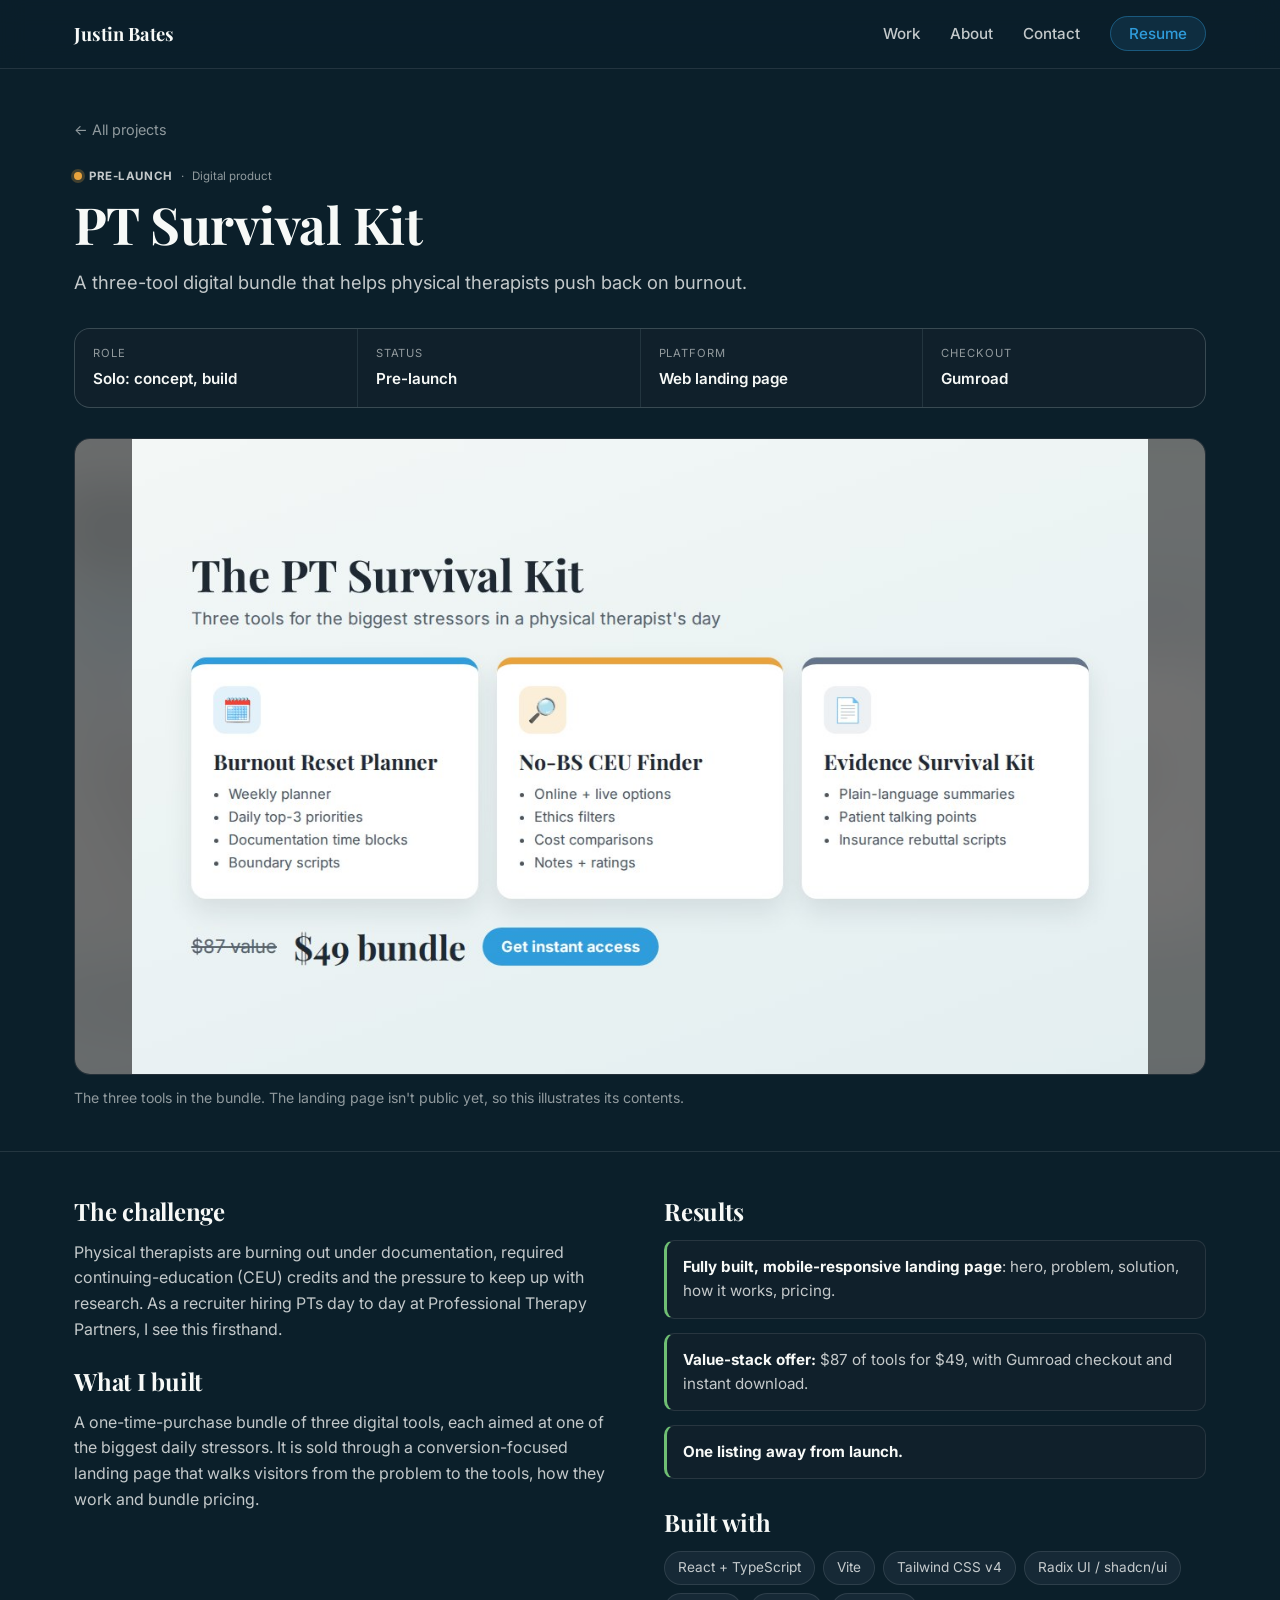
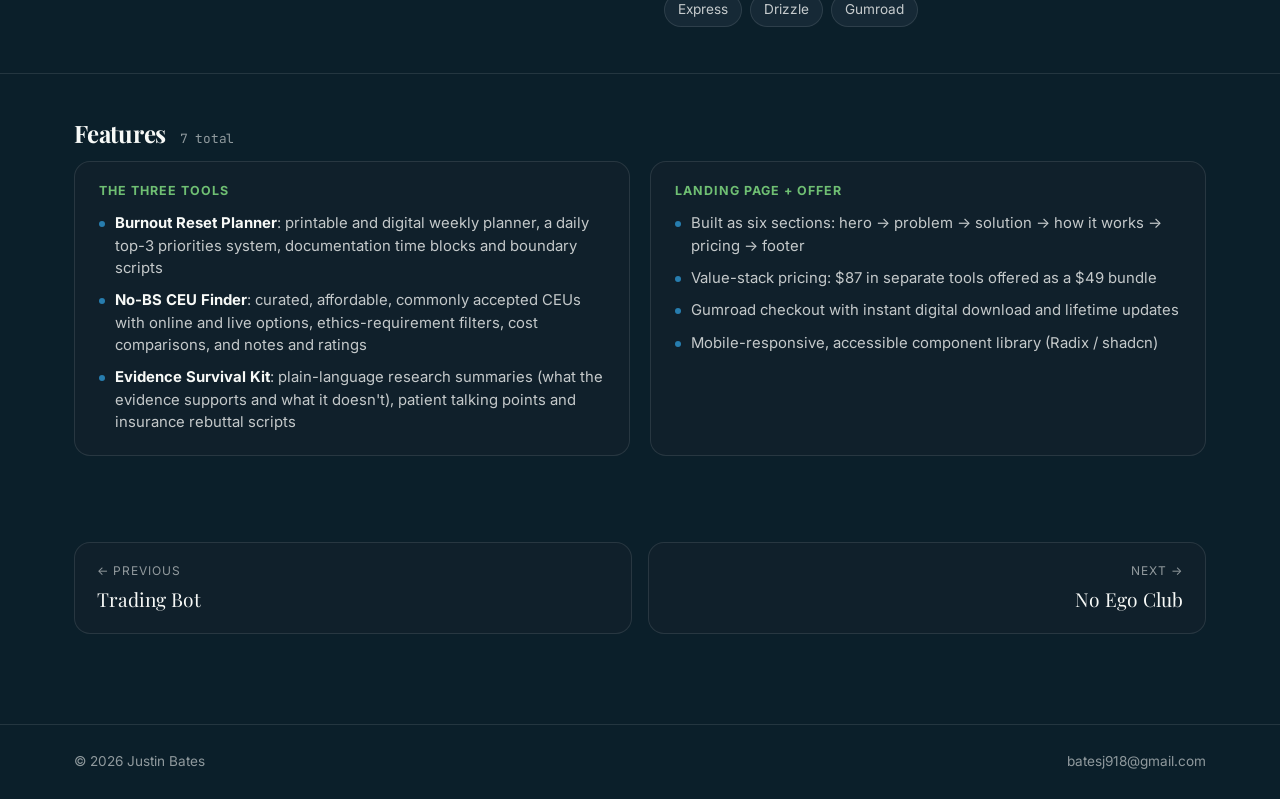
<file: pt-survival-kit.html>
<!doctype html>
<html lang="en">
<head>
<meta charset="UTF-8">
<meta name="viewport" content="width=device-width, initial-scale=1.0">
<title>PT Survival Kit — Justin Bates</title>
<meta name="description" content="A three-tool digital bundle that helps physical therapists push back on burnout.">
<link rel="preconnect" href="https://fonts.googleapis.com">
<link rel="preconnect" href="https://fonts.gstatic.com" crossorigin>
<link href="https://fonts.googleapis.com/css2?family=Playfair+Display:wght@600;700;800&family=Inter:wght@400;500;600;700;800&family=JetBrains+Mono:wght@400;500&display=swap" rel="stylesheet">
<link rel="stylesheet" href="css/style.css">
</head>
<body>

<header class="site-header">
  <nav class="nav container">
    <a href="index.html" class="logo">Justin Bates</a>
    <button class="nav-toggle" id="navToggle" aria-label="Toggle navigation" aria-expanded="false"><span></span><span></span><span></span></button>
    <ul class="nav-links" id="navLinks">
      <li><a href="index.html#work" class="nav-link">Work</a></li>
      <li><a href="index.html#about" class="nav-link">About</a></li>
      <li><a href="index.html#contact" class="nav-link">Contact</a></li>
      <li><a href="assets/Justin-Bates-Resume.pdf" class="nav-link nav-cta" target="_blank" rel="noopener">Resume</a></li>
    </ul>
  </nav>
</header>

<main>
  <section class="project-hero">
    <div class="container">
      <a href="index.html#work" class="back-link">← All projects</a>
      <div class="card-meta"><span class="status dev">Pre-launch</span><span class="category">Digital product</span></div>
      <h1>PT Survival Kit</h1>
      <p class="lede">A three-tool digital bundle that helps physical therapists push back on burnout.</p>
      <dl class="facts"><div class="fact"><dt>Role</dt><dd>Solo: concept, build</dd></div><div class="fact"><dt>Status</dt><dd>Pre-launch</dd></div><div class="fact"><dt>Platform</dt><dd>Web landing page</dd></div><div class="fact"><dt>Checkout</dt><dd>Gumroad</dd></div></dl>

      <div class="gallery" data-gallery>
        <div class="gallery-main"><div class="backdrop"></div><img src="assets/shots/cover-ptkit.jpg" alt="PT Survival Kit bundle overview"></div>
        <p class="gallery-caption">The three tools in the bundle. The landing page isn&#x27;t public yet, so this illustrates its contents.</p>
      </div>
    </div>
  </section>

  <section class="project-section">
    <div class="container story">
      <div>
        <h2>The challenge</h2>
        <p>Physical therapists are burning out under documentation, required continuing-education (CEU) credits and the pressure to keep up with research. As a recruiter hiring PTs day to day at Professional Therapy Partners, I see this firsthand.</p>
        <h2 style="margin-top:26px">What I built</h2>
        <p>A one-time-purchase bundle of three digital tools, each aimed at one of the biggest daily stressors. It is sold through a conversion-focused landing page that walks visitors from the problem to the tools, how they work and bundle pricing.</p>
      </div>
      <div>
        <h2>Results</h2>
        <ul class="results"><li><strong>Fully built, mobile-responsive landing page</strong>: hero, problem, solution, how it works, pricing.</li><li><strong>Value-stack offer:</strong> $87 of tools for $49, with Gumroad checkout and instant download.</li><li><strong>One listing away from launch.</strong></li></ul>
        <h2 style="margin-top:30px">Built with</h2>
        <ul class="stack"><li>React + TypeScript</li><li>Vite</li><li>Tailwind CSS v4</li><li>Radix UI / shadcn/ui</li><li>Express</li><li>Drizzle</li><li>Gumroad</li></ul>
      </div>
    </div>
  </section>

  <section class="project-section">
    <div class="container">
      <h2>Features <span style="font-family:var(--font-mono);font-size:0.8rem;color:var(--text-3);font-weight:400;margin-left:8px">7 total</span></h2>
      <div class="feature-grid"><div class="feature-group"><h3>The three tools</h3><ul><li><strong>Burnout Reset Planner</strong>: printable and digital weekly planner, a daily top-3 priorities system, documentation time blocks and boundary scripts</li><li><strong>No-BS CEU Finder</strong>: curated, affordable, commonly accepted CEUs with online and live options, ethics-requirement filters, cost comparisons, and notes and ratings</li><li><strong>Evidence Survival Kit</strong>: plain-language research summaries (what the evidence supports and what it doesn't), patient talking points and insurance rebuttal scripts</li></ul></div><div class="feature-group"><h3>Landing page + offer</h3><ul><li>Built as six sections: hero → problem → solution → how it works → pricing → footer</li><li>Value-stack pricing: $87 in separate tools offered as a $49 bundle</li><li>Gumroad checkout with instant digital download and lifetime updates</li><li>Mobile-responsive, accessible component library (Radix / shadcn)</li></ul></div></div>
    </div>
  </section>

  <div class="container pager">
    <a href="trading-bot.html"><small>← Previous</small><span>Trading Bot</span></a>
    <a href="no-ego-club.html" class="next"><small>Next →</small><span>No Ego Club</span></a>
  </div>
</main>

<footer class="site-footer">
  <div class="container footer-inner">
    <span>© <span id="year"></span> Justin Bates</span>
    <a href="mailto:batesj918@gmail.com">batesj918@gmail.com</a>
  </div>
</footer>

<div class="lightbox" id="lightbox" aria-hidden="true"><button class="lightbox-close" aria-label="Close">&times;</button><img alt=""></div>
<script src="js/script.js"></script>
</body>
</html>
</file>
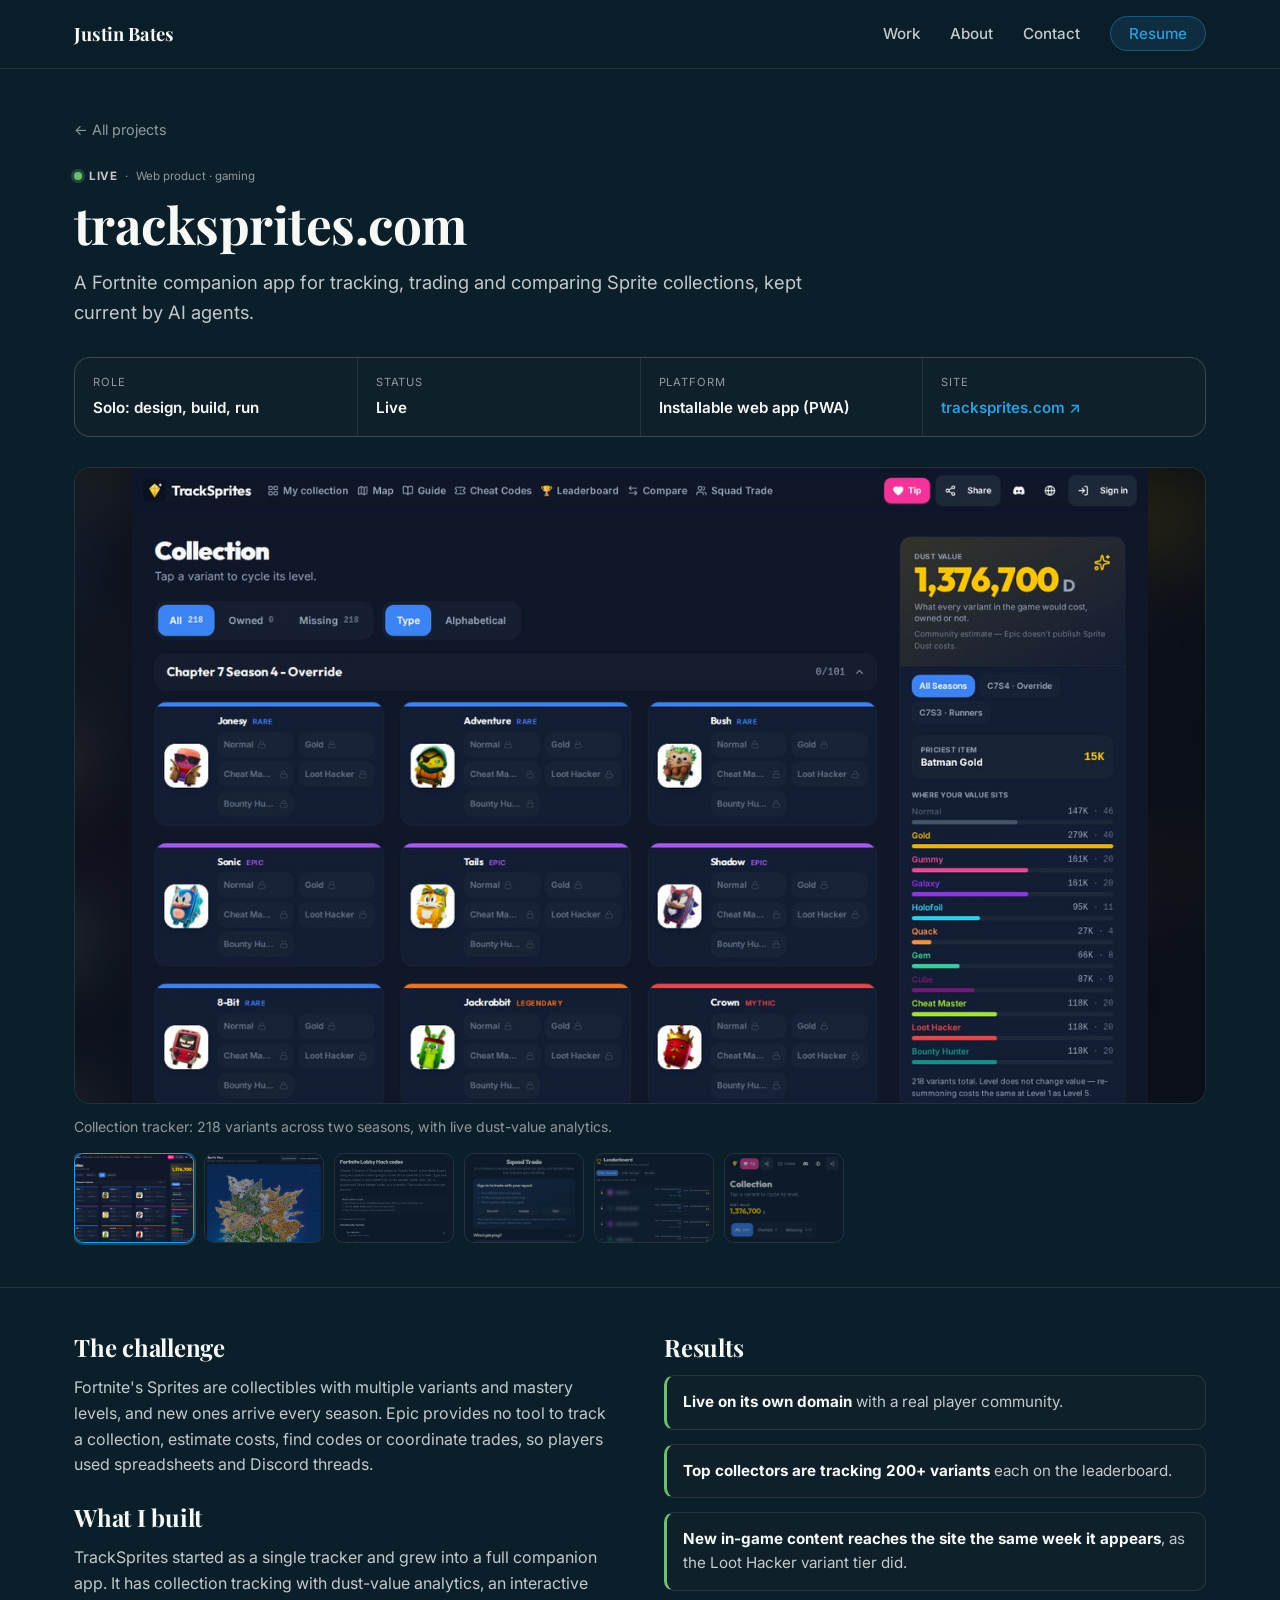
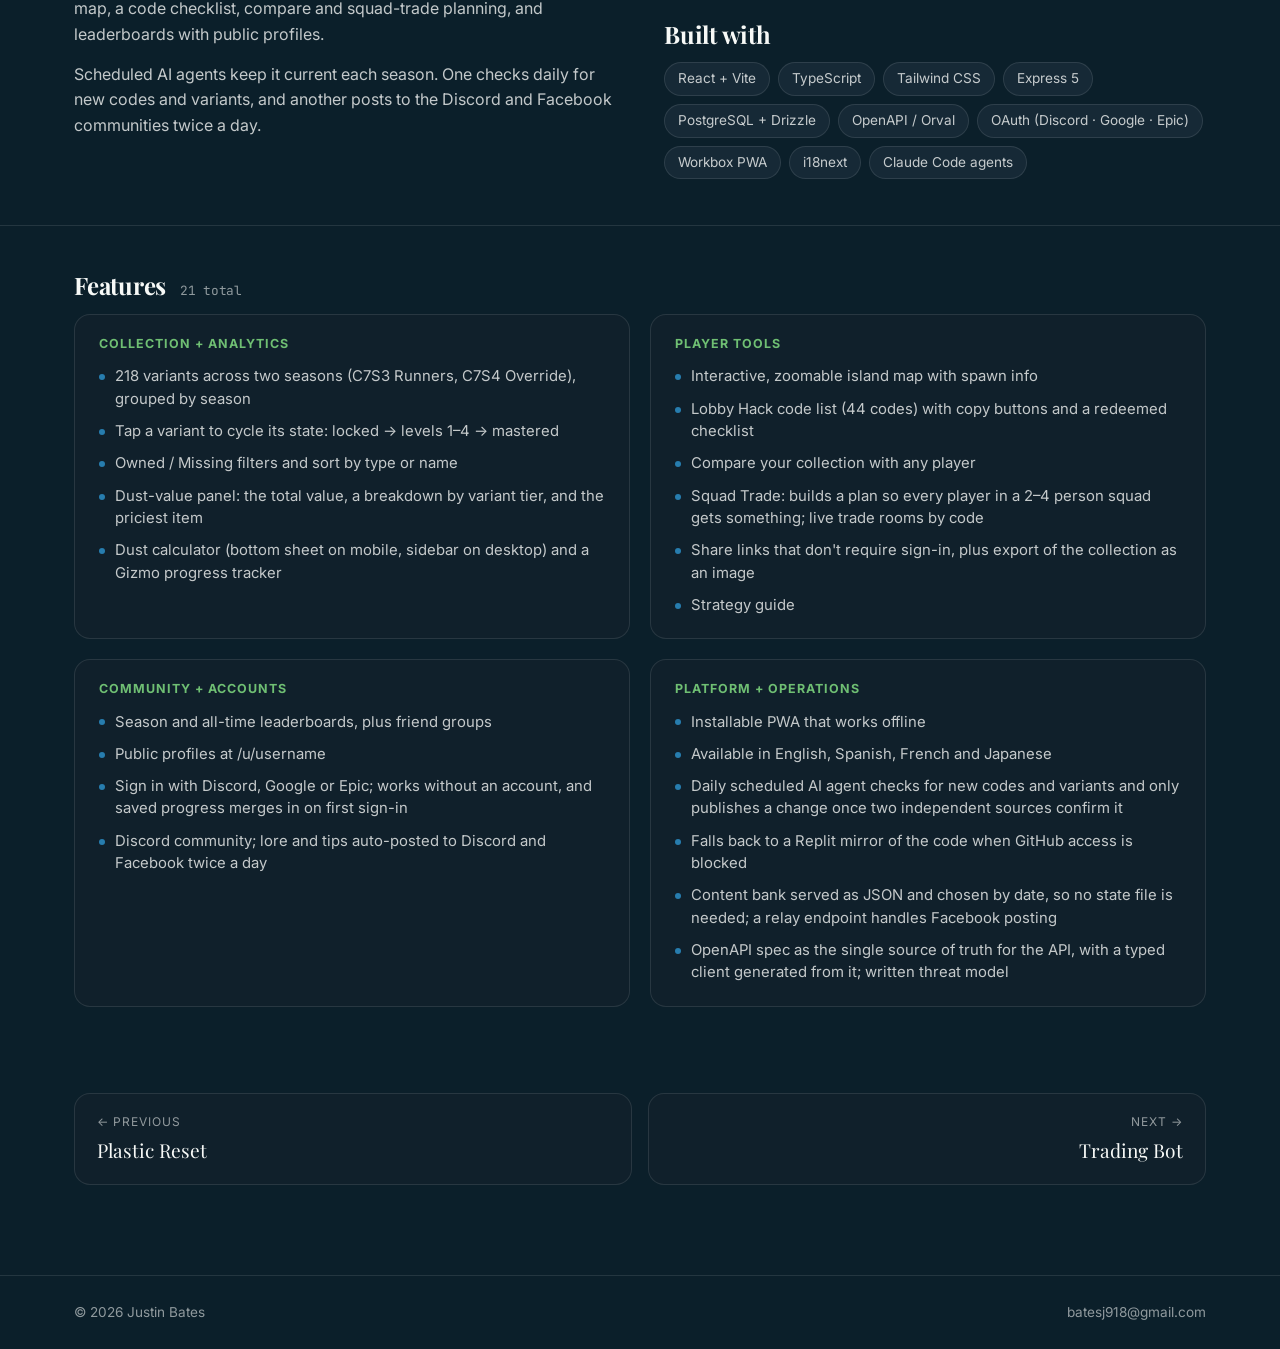
<file: tracksprites.html>
<!doctype html>
<html lang="en">
<head>
<meta charset="UTF-8">
<meta name="viewport" content="width=device-width, initial-scale=1.0">
<title>TrackSprites — Justin Bates</title>
<meta name="description" content="A Fortnite companion app for tracking, trading and comparing Sprite collections, kept current by AI agents.">
<link rel="preconnect" href="https://fonts.googleapis.com">
<link rel="preconnect" href="https://fonts.gstatic.com" crossorigin>
<link href="https://fonts.googleapis.com/css2?family=Playfair+Display:wght@600;700;800&family=Inter:wght@400;500;600;700;800&family=JetBrains+Mono:wght@400;500&display=swap" rel="stylesheet">
<link rel="stylesheet" href="css/style.css">
</head>
<body>

<header class="site-header">
  <nav class="nav container">
    <a href="index.html" class="logo">Justin Bates</a>
    <button class="nav-toggle" id="navToggle" aria-label="Toggle navigation" aria-expanded="false"><span></span><span></span><span></span></button>
    <ul class="nav-links" id="navLinks">
      <li><a href="index.html#work" class="nav-link">Work</a></li>
      <li><a href="index.html#about" class="nav-link">About</a></li>
      <li><a href="index.html#contact" class="nav-link">Contact</a></li>
      <li><a href="assets/Justin-Bates-Resume.pdf" class="nav-link nav-cta" target="_blank" rel="noopener">Resume</a></li>
    </ul>
  </nav>
</header>

<main>
  <section class="project-hero">
    <div class="container">
      <a href="index.html#work" class="back-link">← All projects</a>
      <div class="card-meta"><span class="status live">Live</span><span class="category">Web product · gaming</span></div>
      <h1>tracksprites.com</h1>
      <p class="lede">A Fortnite companion app for tracking, trading and comparing Sprite collections, kept current by AI agents.</p>
      <dl class="facts"><div class="fact"><dt>Role</dt><dd>Solo: design, build, run</dd></div><div class="fact"><dt>Status</dt><dd>Live</dd></div><div class="fact"><dt>Platform</dt><dd>Installable web app (PWA)</dd></div><div class="fact"><dt>Site</dt><dd><a href="https://tracksprites.com" target="_blank" rel="noopener">tracksprites.com ↗</a></dd></div></dl>

      <div class="gallery" data-gallery>
        <div class="gallery-main"><div class="backdrop"></div><img src="assets/shots/tracksprites-collection.jpg" alt="Collection tracker"></div>
        <p class="gallery-caption">Collection tracker: 218 variants across two seasons, with live dust-value analytics.</p>
      <div class="gallery-thumbs"><button class="gallery-thumb is-active" aria-pressed="true" aria-label="Collection tracker" data-src="assets/shots/tracksprites-collection.jpg" data-alt="Collection tracker" data-caption="Collection tracker: 218 variants across two seasons, with live dust-value analytics."><img src="assets/shots/tracksprites-collection.jpg" alt="" loading="lazy"></button><button class="gallery-thumb" aria-pressed="false" aria-label="Interactive Sprite Map" data-src="assets/shots/tracksprites-map.jpg" data-alt="Interactive Sprite Map" data-caption="An interactive, zoomable Sprite Map of the island."><img src="assets/shots/tracksprites-map.jpg" alt="" loading="lazy"></button><button class="gallery-thumb" aria-pressed="false" aria-label="Lobby Hack codes page" data-src="assets/shots/tracksprites-codes.jpg" data-alt="Lobby Hack codes page" data-caption="Lobby Hack codes with a redeemed checklist, kept current by an automated daily check."><img src="assets/shots/tracksprites-codes.jpg" alt="" loading="lazy"></button><button class="gallery-thumb" aria-pressed="false" aria-label="Squad Trade planner" data-src="assets/shots/tracksprites-trade.jpg" data-alt="Squad Trade planner" data-caption="Squad Trade builds a plan so every player in a 2–4 person squad gets something."><img src="assets/shots/tracksprites-trade.jpg" alt="" loading="lazy"></button><button class="gallery-thumb" aria-pressed="false" aria-label="Season leaderboard (names blurred)" data-src="assets/shots/tracksprites-leaderboard.jpg" data-alt="Season leaderboard (names blurred)" data-caption="Season and all-time leaderboards for real players. Names are blurred here."><img src="assets/shots/tracksprites-leaderboard.jpg" alt="" loading="lazy"></button><button class="gallery-thumb" aria-pressed="false" aria-label="Mobile view" data-src="assets/shots/tracksprites-mobile.jpg" data-alt="Mobile view" data-caption="Built mobile-first: an installable PWA with bottom-tab navigation."><img src="assets/shots/tracksprites-mobile.jpg" alt="" loading="lazy"></button></div>
      </div>
    </div>
  </section>

  <section class="project-section">
    <div class="container story">
      <div>
        <h2>The challenge</h2>
        <p>Fortnite's Sprites are collectibles with multiple variants and mastery levels, and new ones arrive every season. Epic provides no tool to track a collection, estimate costs, find codes or coordinate trades, so players used spreadsheets and Discord threads.</p>
        <h2 style="margin-top:26px">What I built</h2>
        <p>TrackSprites started as a single tracker and grew into a full companion app. It has collection tracking with dust-value analytics, an interactive map, a code checklist, compare and squad-trade planning, and leaderboards with public profiles.</p><p>Scheduled AI agents keep it current each season. One checks daily for new codes and variants, and another posts to the Discord and Facebook communities twice a day.</p>
      </div>
      <div>
        <h2>Results</h2>
        <ul class="results"><li><strong>Live on its own domain</strong> with a real player community.</li><li><strong>Top collectors are tracking 200+ variants</strong> each on the leaderboard.</li><li><strong>New in-game content reaches the site the same week it appears</strong>, as the Loot Hacker variant tier did.</li></ul>
        <h2 style="margin-top:30px">Built with</h2>
        <ul class="stack"><li>React + Vite</li><li>TypeScript</li><li>Tailwind CSS</li><li>Express 5</li><li>PostgreSQL + Drizzle</li><li>OpenAPI / Orval</li><li>OAuth (Discord · Google · Epic)</li><li>Workbox PWA</li><li>i18next</li><li>Claude Code agents</li></ul>
      </div>
    </div>
  </section>

  <section class="project-section">
    <div class="container">
      <h2>Features <span style="font-family:var(--font-mono);font-size:0.8rem;color:var(--text-3);font-weight:400;margin-left:8px">21 total</span></h2>
      <div class="feature-grid"><div class="feature-group"><h3>Collection + analytics</h3><ul><li>218 variants across two seasons (C7S3 Runners, C7S4 Override), grouped by season</li><li>Tap a variant to cycle its state: locked → levels 1–4 → mastered</li><li>Owned / Missing filters and sort by type or name</li><li>Dust-value panel: the total value, a breakdown by variant tier, and the priciest item</li><li>Dust calculator (bottom sheet on mobile, sidebar on desktop) and a Gizmo progress tracker</li></ul></div><div class="feature-group"><h3>Player tools</h3><ul><li>Interactive, zoomable island map with spawn info</li><li>Lobby Hack code list (44 codes) with copy buttons and a redeemed checklist</li><li>Compare your collection with any player</li><li>Squad Trade: builds a plan so every player in a 2–4 person squad gets something; live trade rooms by code</li><li>Share links that don't require sign-in, plus export of the collection as an image</li><li>Strategy guide</li></ul></div><div class="feature-group"><h3>Community + accounts</h3><ul><li>Season and all-time leaderboards, plus friend groups</li><li>Public profiles at /u/username</li><li>Sign in with Discord, Google or Epic; works without an account, and saved progress merges in on first sign-in</li><li>Discord community; lore and tips auto-posted to Discord and Facebook twice a day</li></ul></div><div class="feature-group"><h3>Platform + operations</h3><ul><li>Installable PWA that works offline</li><li>Available in English, Spanish, French and Japanese</li><li>Daily scheduled AI agent checks for new codes and variants and only publishes a change once two independent sources confirm it</li><li>Falls back to a Replit mirror of the code when GitHub access is blocked</li><li>Content bank served as JSON and chosen by date, so no state file is needed; a relay endpoint handles Facebook posting</li><li>OpenAPI spec as the single source of truth for the API, with a typed client generated from it; written threat model</li></ul></div></div>
    </div>
  </section>

  <div class="container pager">
    <a href="plastic-reset.html"><small>← Previous</small><span>Plastic Reset</span></a>
    <a href="trading-bot.html" class="next"><small>Next →</small><span>Trading Bot</span></a>
  </div>
</main>

<footer class="site-footer">
  <div class="container footer-inner">
    <span>© <span id="year"></span> Justin Bates</span>
    <a href="mailto:batesj918@gmail.com">batesj918@gmail.com</a>
  </div>
</footer>

<div class="lightbox" id="lightbox" aria-hidden="true"><button class="lightbox-close" aria-label="Close">&times;</button><img alt=""></div>
<script src="js/script.js"></script>
</body>
</html>
</file>
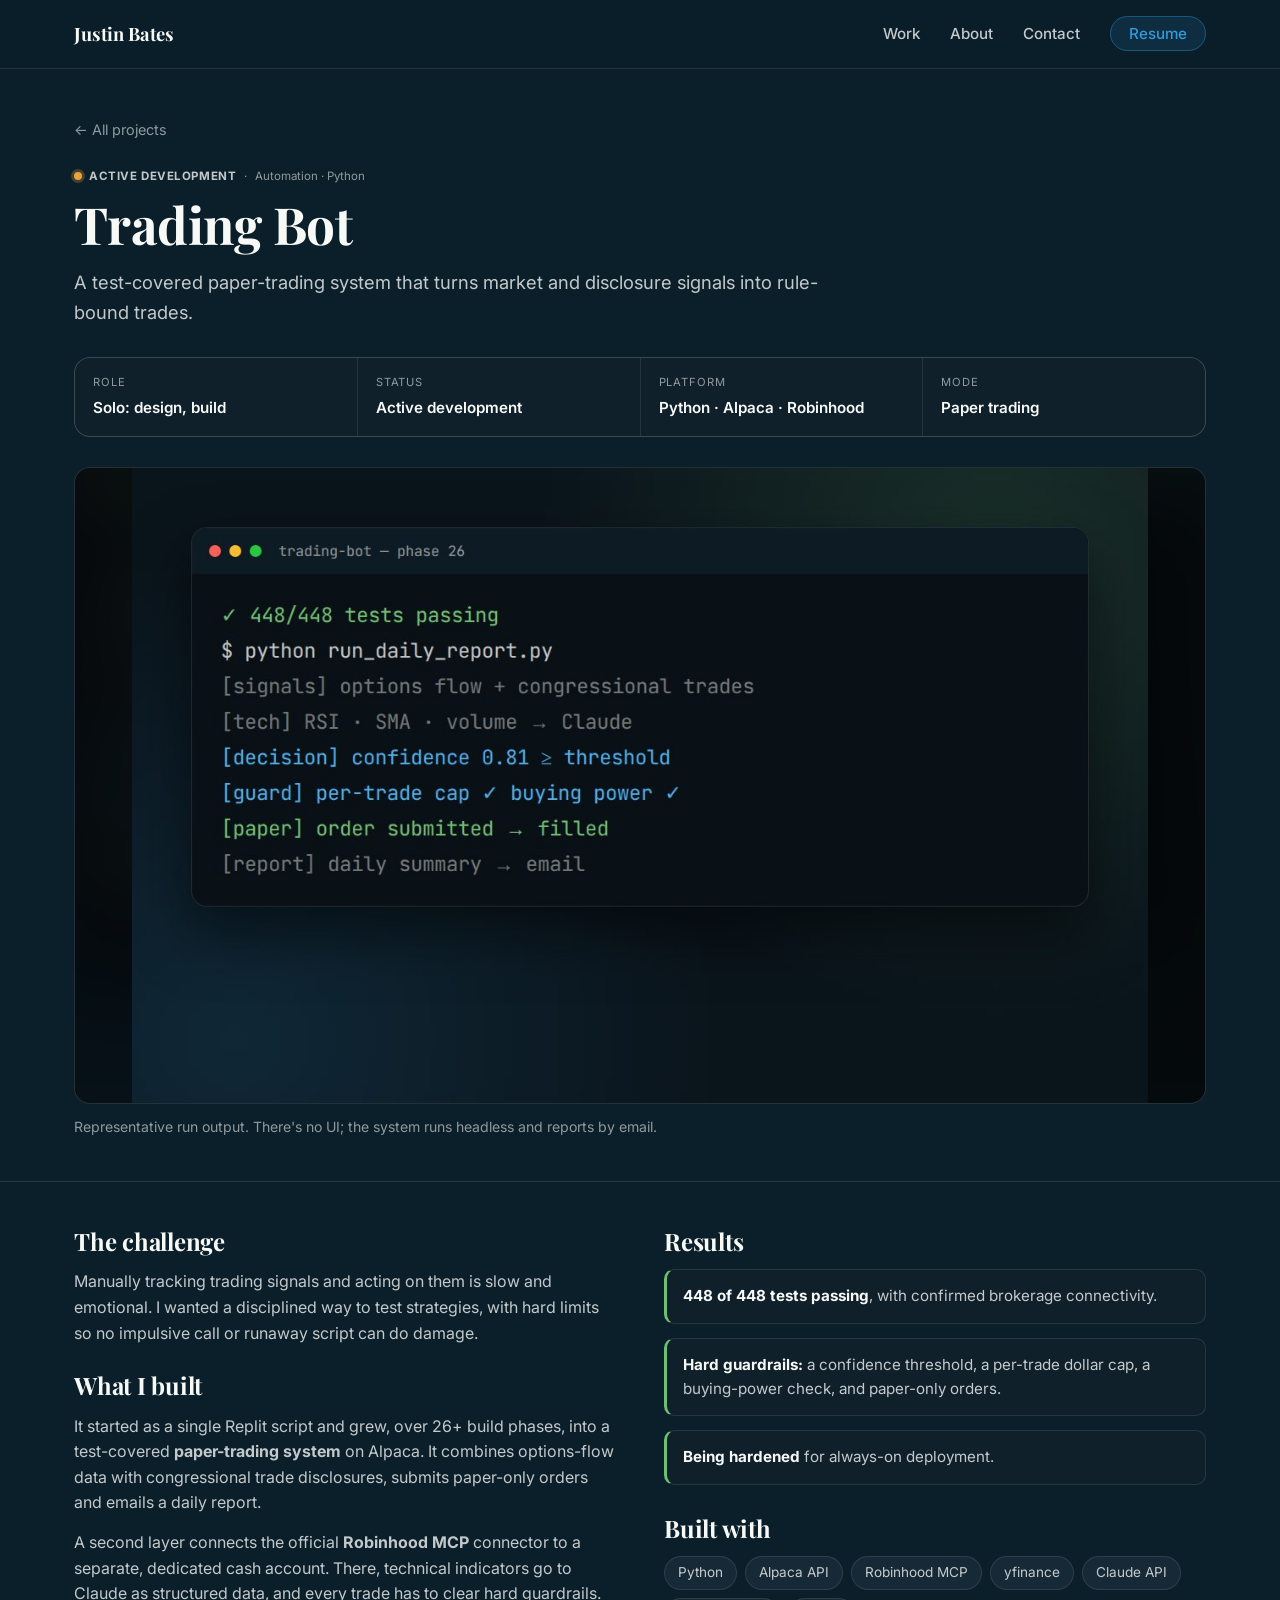
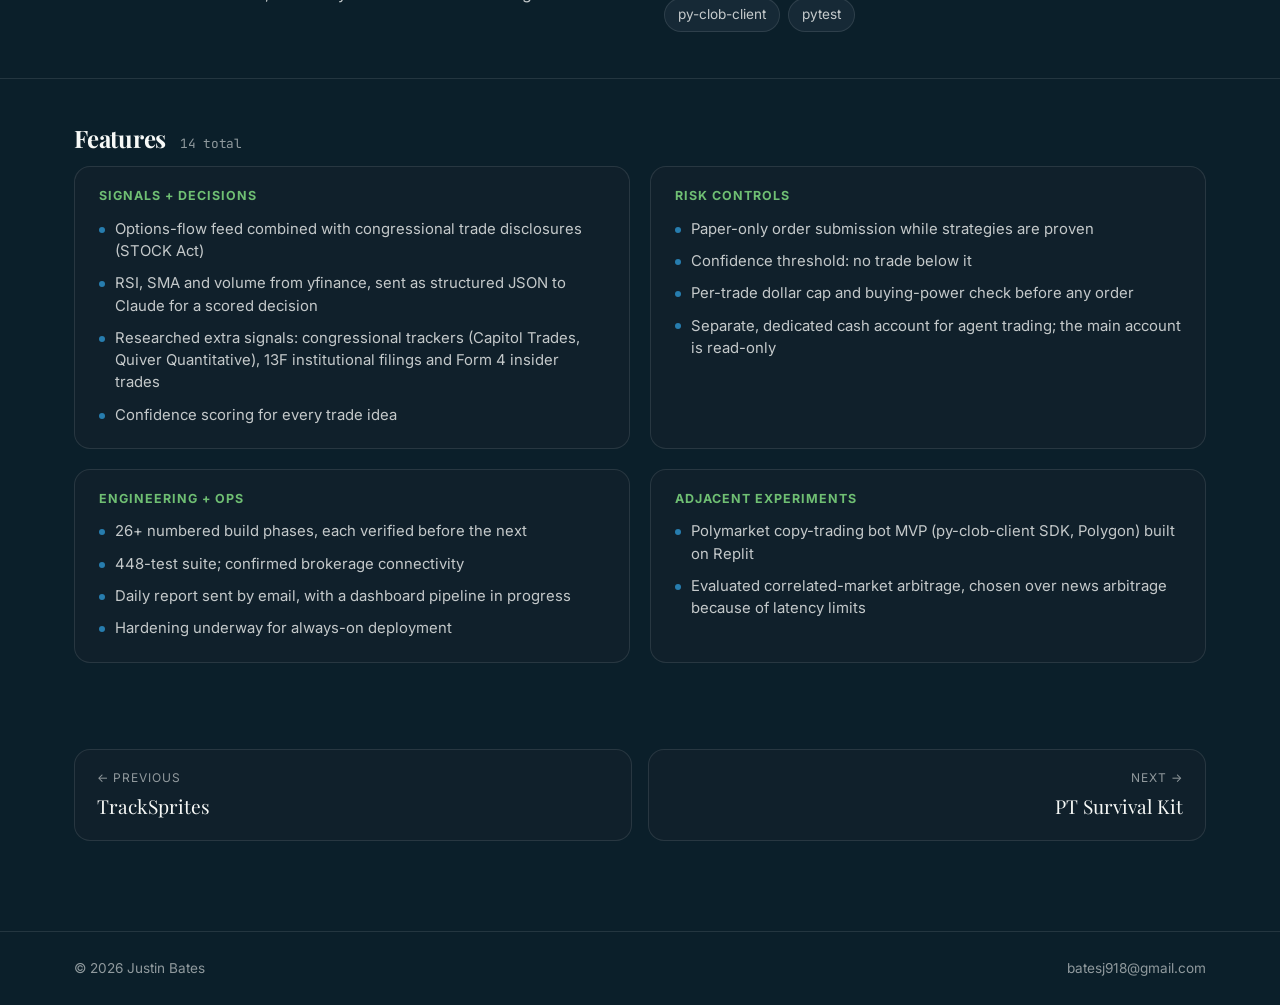
<file: trading-bot.html>
<!doctype html>
<html lang="en">
<head>
<meta charset="UTF-8">
<meta name="viewport" content="width=device-width, initial-scale=1.0">
<title>Trading Bot — Justin Bates</title>
<meta name="description" content="A test-covered paper-trading system that turns market and disclosure signals into rule-bound trades.">
<link rel="preconnect" href="https://fonts.googleapis.com">
<link rel="preconnect" href="https://fonts.gstatic.com" crossorigin>
<link href="https://fonts.googleapis.com/css2?family=Playfair+Display:wght@600;700;800&family=Inter:wght@400;500;600;700;800&family=JetBrains+Mono:wght@400;500&display=swap" rel="stylesheet">
<link rel="stylesheet" href="css/style.css">
</head>
<body>

<header class="site-header">
  <nav class="nav container">
    <a href="index.html" class="logo">Justin Bates</a>
    <button class="nav-toggle" id="navToggle" aria-label="Toggle navigation" aria-expanded="false"><span></span><span></span><span></span></button>
    <ul class="nav-links" id="navLinks">
      <li><a href="index.html#work" class="nav-link">Work</a></li>
      <li><a href="index.html#about" class="nav-link">About</a></li>
      <li><a href="index.html#contact" class="nav-link">Contact</a></li>
      <li><a href="assets/Justin-Bates-Resume.pdf" class="nav-link nav-cta" target="_blank" rel="noopener">Resume</a></li>
    </ul>
  </nav>
</header>

<main>
  <section class="project-hero">
    <div class="container">
      <a href="index.html#work" class="back-link">← All projects</a>
      <div class="card-meta"><span class="status dev">Active Development</span><span class="category">Automation · Python</span></div>
      <h1>Trading Bot</h1>
      <p class="lede">A test-covered paper-trading system that turns market and disclosure signals into rule-bound trades.</p>
      <dl class="facts"><div class="fact"><dt>Role</dt><dd>Solo: design, build</dd></div><div class="fact"><dt>Status</dt><dd>Active development</dd></div><div class="fact"><dt>Platform</dt><dd>Python · Alpaca · Robinhood</dd></div><div class="fact"><dt>Mode</dt><dd>Paper trading</dd></div></dl>

      <div class="gallery" data-gallery>
        <div class="gallery-main"><div class="backdrop"></div><img src="assets/shots/cover-trading.jpg" alt="Representative run output"></div>
        <p class="gallery-caption">Representative run output. There&#x27;s no UI; the system runs headless and reports by email.</p>
      </div>
    </div>
  </section>

  <section class="project-section">
    <div class="container story">
      <div>
        <h2>The challenge</h2>
        <p>Manually tracking trading signals and acting on them is slow and emotional. I wanted a disciplined way to test strategies, with hard limits so no impulsive call or runaway script can do damage.</p>
        <h2 style="margin-top:26px">What I built</h2>
        <p>It started as a single Replit script and grew, over 26+ build phases, into a test-covered <strong>paper-trading system</strong> on Alpaca. It combines options-flow data with congressional trade disclosures, submits paper-only orders and emails a daily report.</p><p>A second layer connects the official <strong>Robinhood MCP</strong> connector to a separate, dedicated cash account. There, technical indicators go to Claude as structured data, and every trade has to clear hard guardrails.</p>
      </div>
      <div>
        <h2>Results</h2>
        <ul class="results"><li><strong>448 of 448 tests passing</strong>, with confirmed brokerage connectivity.</li><li><strong>Hard guardrails:</strong> a confidence threshold, a per-trade dollar cap, a buying-power check, and paper-only orders.</li><li><strong>Being hardened</strong> for always-on deployment.</li></ul>
        <h2 style="margin-top:30px">Built with</h2>
        <ul class="stack"><li>Python</li><li>Alpaca API</li><li>Robinhood MCP</li><li>yfinance</li><li>Claude API</li><li>py-clob-client</li><li>pytest</li></ul>
      </div>
    </div>
  </section>

  <section class="project-section">
    <div class="container">
      <h2>Features <span style="font-family:var(--font-mono);font-size:0.8rem;color:var(--text-3);font-weight:400;margin-left:8px">14 total</span></h2>
      <div class="feature-grid"><div class="feature-group"><h3>Signals + decisions</h3><ul><li>Options-flow feed combined with congressional trade disclosures (STOCK Act)</li><li>RSI, SMA and volume from yfinance, sent as structured JSON to Claude for a scored decision</li><li>Researched extra signals: congressional trackers (Capitol Trades, Quiver Quantitative), 13F institutional filings and Form 4 insider trades</li><li>Confidence scoring for every trade idea</li></ul></div><div class="feature-group"><h3>Risk controls</h3><ul><li>Paper-only order submission while strategies are proven</li><li>Confidence threshold: no trade below it</li><li>Per-trade dollar cap and buying-power check before any order</li><li>Separate, dedicated cash account for agent trading; the main account is read-only</li></ul></div><div class="feature-group"><h3>Engineering + ops</h3><ul><li>26+ numbered build phases, each verified before the next</li><li>448-test suite; confirmed brokerage connectivity</li><li>Daily report sent by email, with a dashboard pipeline in progress</li><li>Hardening underway for always-on deployment</li></ul></div><div class="feature-group"><h3>Adjacent experiments</h3><ul><li>Polymarket copy-trading bot MVP (py-clob-client SDK, Polygon) built on Replit</li><li>Evaluated correlated-market arbitrage, chosen over news arbitrage because of latency limits</li></ul></div></div>
    </div>
  </section>

  <div class="container pager">
    <a href="tracksprites.html"><small>← Previous</small><span>TrackSprites</span></a>
    <a href="pt-survival-kit.html" class="next"><small>Next →</small><span>PT Survival Kit</span></a>
  </div>
</main>

<footer class="site-footer">
  <div class="container footer-inner">
    <span>© <span id="year"></span> Justin Bates</span>
    <a href="mailto:batesj918@gmail.com">batesj918@gmail.com</a>
  </div>
</footer>

<div class="lightbox" id="lightbox" aria-hidden="true"><button class="lightbox-close" aria-label="Close">&times;</button><img alt=""></div>
<script src="js/script.js"></script>
</body>
</html>
</file>
<file: css/style.css>
/* ============================
   Justin Bates — Portfolio
   Home: hero → work grid → about → contact
   Project pages: header → gallery → overview/results → features → next
   ============================ */

:root {
  --navy: #0B1F2A;
  --navy-light: #122c3b;
  --surface: #10202b;
  --surface-2: #162936;
  --line: rgba(247, 249, 247, 0.1);
  --line-strong: rgba(247, 249, 247, 0.18);
  --text: #F7F9F7;
  --text-2: rgba(247, 249, 247, 0.78);
  --text-3: rgba(247, 249, 247, 0.56);
  --blue: #2F9CDB;
  --blue-bright: #4bafe8;
  --green: #6FBF73;
  --amber: #E8A33D;

  --font-heading: 'Playfair Display', Georgia, serif;
  --font-body: 'Inter', -apple-system, BlinkMacSystemFont, 'Segoe UI', sans-serif;
  --font-mono: 'JetBrains Mono', ui-monospace, Menlo, Consolas, monospace;

  --max-width: 1180px;
  --radius: 16px;
  --radius-sm: 10px;
  --transition: 0.22s ease;
}

* { margin: 0; padding: 0; box-sizing: border-box; }
html { scroll-behavior: smooth; }
body {
  font-family: var(--font-body);
  background: var(--navy);
  color: var(--text);
  line-height: 1.6;
  -webkit-font-smoothing: antialiased;
  overflow-x: hidden;
}
img { max-width: 100%; display: block; }
a { color: inherit; text-decoration: none; }
.container { max-width: var(--max-width); margin: 0 auto; padding: 0 24px; }
h1, h2, h3 { font-family: var(--font-heading); font-weight: 700; line-height: 1.15; letter-spacing: -0.01em; }

.eyebrow {
  text-transform: uppercase; letter-spacing: 0.12em; font-size: 0.78rem; font-weight: 600;
  color: var(--blue); margin-bottom: 12px;
}
.accent-text {
  background: linear-gradient(100deg, var(--blue-bright), var(--green));
  -webkit-background-clip: text; background-clip: text; color: transparent;
}
.section-head { margin-bottom: 40px; }
.section-head h2 { font-size: clamp(1.8rem, 3.5vw, 2.4rem); }
.section-head p { color: var(--text-3); margin-top: 10px; max-width: 620px; }

/* ---------- Buttons ---------- */
.btn {
  display: inline-block; padding: 13px 26px; border-radius: 999px; font-weight: 600; font-size: 0.95rem;
  transition: transform var(--transition), background var(--transition), border-color var(--transition), color var(--transition);
}
.btn-primary { background: var(--blue); color: var(--navy); }
.btn-primary:hover { transform: translateY(-2px); background: var(--blue-bright); }
.btn-ghost { border: 1px solid var(--line-strong); color: var(--text); }
.btn-ghost:hover { border-color: var(--blue); color: var(--blue); transform: translateY(-2px); }

/* ---------- Header ---------- */
.site-header {
  position: sticky; top: 0; z-index: 100;
  background: rgba(11, 31, 42, 0.86);
  backdrop-filter: blur(12px); -webkit-backdrop-filter: blur(12px);
  border-bottom: 1px solid var(--line);
}
.nav { display: flex; align-items: center; justify-content: space-between; height: 68px; }
.logo { font-family: var(--font-heading); font-size: 1.15rem; font-weight: 700; }
.nav-links { display: flex; align-items: center; gap: 30px; list-style: none; }
.nav-link { font-weight: 500; font-size: 0.95rem; color: var(--text-2); transition: color var(--transition); }
.nav-link:hover { color: var(--text); }
.nav-cta {
  background: rgba(47, 156, 219, 0.12); border: 1px solid rgba(47, 156, 219, 0.4);
  padding: 7px 18px; border-radius: 999px; color: var(--blue) !important;
}
.nav-cta:hover { background: rgba(47, 156, 219, 0.22); }
.nav-toggle { display: none; flex-direction: column; gap: 5px; background: none; border: none; cursor: pointer; padding: 8px; }
.nav-toggle span { width: 24px; height: 2px; background: var(--text); }

/* ---------- Hero ---------- */
.hero { position: relative; padding: 96px 0 80px; overflow: hidden; }
.hero-bg {
  position: absolute; inset: 0; z-index: 0;
  background:
    radial-gradient(circle at 12% 20%, rgba(47, 156, 219, 0.18), transparent 45%),
    radial-gradient(circle at 90% 15%, rgba(111, 191, 115, 0.12), transparent 40%);
}
.hero-inner { position: relative; z-index: 1; }
.hero-inner > * { max-width: 760px; }
.hero h1 { font-size: clamp(2.3rem, 5vw, 3.6rem); margin: 6px 0 20px; }
.hero-sub { font-size: 1.12rem; color: var(--text-2); margin-bottom: 30px; max-width: 640px; }
.hero-actions { display: flex; gap: 12px; flex-wrap: wrap; margin-bottom: 44px; }
.hero-stats { display: flex; gap: 40px; list-style: none; border-top: 1px solid var(--line); padding-top: 22px; flex-wrap: wrap; }
.hero-stats li { display: flex; flex-direction: column; }
.hero-stats strong { font-family: var(--font-heading); font-size: 1.6rem; }
.hero-stats span { font-size: 0.82rem; color: var(--text-3); }

/* ---------- Work grid ---------- */
.work { padding: 40px 0 110px; }
.work-grid { display: grid; grid-template-columns: repeat(3, 1fr); gap: 26px; }
.card {
  display: flex; flex-direction: column; background: var(--surface); border: 1px solid var(--line);
  border-radius: var(--radius); overflow: hidden;
  transition: transform var(--transition), border-color var(--transition), box-shadow var(--transition);
}
.card:hover { transform: translateY(-4px); border-color: rgba(47, 156, 219, 0.5); box-shadow: 0 18px 40px rgba(0, 0, 0, 0.35); }
.card:focus-visible { outline: 2px solid var(--blue); outline-offset: 3px; }
.card-cover { aspect-ratio: 16 / 10; overflow: hidden; background: #0f1c26; border-bottom: 1px solid var(--line); }
.card-cover img { width: 100%; height: 100%; object-fit: cover; object-position: top center; transition: transform 0.4s ease; }
.card:hover .card-cover img { transform: scale(1.03); }
.card-body { padding: 20px 22px 22px; display: flex; flex-direction: column; flex: 1; }
.card-meta { display: flex; align-items: center; gap: 8px; margin-bottom: 10px; flex-wrap: wrap; }
.card h3 { font-size: 1.35rem; margin-bottom: 8px; }
.card p { color: var(--text-2); font-size: 0.94rem; margin-bottom: 16px; }
.card-stats { list-style: none; display: flex; flex-wrap: wrap; gap: 6px; margin-top: auto; margin-bottom: 16px; }
.card-stats li {
  font-family: var(--font-mono); font-size: 0.72rem; color: var(--text-2);
  border: 1px solid var(--line-strong); border-radius: 999px; padding: 3px 10px;
}
.card-link { font-weight: 600; font-size: 0.9rem; color: var(--blue); }
.card:hover .card-link { color: var(--blue-bright); }

/* featured (first) card spans the full row, image beside text */
.card.featured { grid-column: 1 / -1; flex-direction: row; }
.card.featured .card-cover { flex: 0 0 58%; aspect-ratio: 16 / 10; border-bottom: none; border-right: 1px solid var(--line); }
.card.featured .card-body { padding: 34px 36px; justify-content: center; }
.card.featured h3 { font-size: 2rem; }
.card.featured p { font-size: 1.05rem; }
.card.featured .card-stats { margin-top: 6px; }
.featured-label { font-size: 0.7rem; font-weight: 700; letter-spacing: 0.1em; text-transform: uppercase; color: var(--amber); margin-bottom: 12px; }

/* status pill + category */
.status { display: inline-flex; align-items: center; gap: 7px; font-size: 0.72rem; font-weight: 700; letter-spacing: 0.05em; text-transform: uppercase; color: var(--text-2); }
.status::before { content: ''; width: 8px; height: 8px; border-radius: 50%; background: var(--c, var(--green)); box-shadow: 0 0 0 3px color-mix(in srgb, var(--c, var(--green)) 25%, transparent); }
.status.live { --c: var(--green); }
.status.dev { --c: var(--amber); }
.status.asset { --c: var(--blue); }
.category { font-size: 0.72rem; color: var(--text-3); }
.category::before { content: '·'; margin-right: 8px; }

/* ---------- About ---------- */
.about { padding: 100px 0; background: var(--navy-light); }
.about-grid { display: grid; grid-template-columns: 1.3fr 1fr; gap: 60px; align-items: start; }
.about-text h2 { font-size: clamp(1.6rem, 3vw, 2.2rem); margin-bottom: 18px; }
.about-text p { color: var(--text-2); margin-bottom: 16px; }
.about-pillars { list-style: none; display: grid; gap: 16px; }
.about-pillars li { background: rgba(247, 249, 247, 0.04); border: 1px solid var(--line); border-radius: var(--radius); padding: 20px 22px; }
.about-pillars h3 { font-family: var(--font-body); font-size: 1rem; color: var(--blue); margin-bottom: 6px; }
.about-pillars p { font-size: 0.92rem; color: var(--text-2); }

/* ---------- Contact ---------- */
.contact { padding: 100px 0; text-align: center; }
.contact h2 { font-size: clamp(1.8rem, 3.5vw, 2.4rem); margin-bottom: 12px; }
.contact p { color: var(--text-3); max-width: 520px; margin: 0 auto; }
.contact-links { margin-top: 28px; display: flex; justify-content: center; gap: 12px; flex-wrap: wrap; }
.contact-phone { margin-top: 16px; font-size: 0.9rem; color: var(--text-3); }

.site-footer { padding: 26px 0; border-top: 1px solid var(--line); }
.footer-inner { display: flex; justify-content: space-between; align-items: center; font-size: 0.85rem; color: var(--text-3); }
.footer-inner a:hover { color: var(--blue); }

/* ============================ Project pages ============================ */
.project-hero { padding: 48px 0 28px; }
.back-link { display: inline-flex; gap: 8px; font-size: 0.9rem; color: var(--text-3); margin-bottom: 26px; }
.back-link:hover { color: var(--blue); }
.project-hero h1 { font-size: clamp(2.1rem, 4.5vw, 3.2rem); margin: 10px 0 14px; }
.project-hero .lede { font-size: 1.15rem; color: var(--text-2); max-width: 760px; }

.facts {
  display: grid; grid-template-columns: repeat(4, 1fr); gap: 1px; margin-top: 30px;
  background: var(--line); border: 1px solid var(--line); border-radius: var(--radius); overflow: hidden;
}
.fact { background: var(--surface); padding: 16px 18px; }
.fact dt { font-size: 0.7rem; text-transform: uppercase; letter-spacing: 0.08em; color: var(--text-3); margin-bottom: 4px; }
.fact dd { font-size: 0.95rem; font-weight: 600; }
.fact dd a { color: var(--blue); }
.fact dd a:hover { text-decoration: underline; }

/* gallery */
.gallery { margin: 30px 0 10px; }
.gallery-main {
  position: relative; border-radius: var(--radius); overflow: hidden; border: 1px solid var(--line);
  background: #0c1922; aspect-ratio: 16 / 9; cursor: zoom-in;
}
.gallery-main .backdrop {
  position: absolute; inset: -40px; background-size: cover; background-position: center;
  filter: blur(36px) brightness(0.45); transform: scale(1.1); transition: background-image 0.2s;
}
.gallery-main img { position: relative; width: 100%; height: 100%; object-fit: contain; transition: opacity 0.18s ease; }
.gallery-main img.is-swapping { opacity: 0; }
.gallery-caption { font-size: 0.88rem; color: var(--text-3); margin: 12px 0 14px; min-height: 1.4em; }
.gallery-thumbs { display: flex; gap: 10px; overflow-x: auto; padding-bottom: 6px; }
.gallery-thumb {
  flex: 0 0 120px; aspect-ratio: 4 / 3; padding: 0; border-radius: var(--radius-sm); overflow: hidden;
  border: 1px solid var(--line-strong); background: #0f1c26; cursor: pointer; opacity: 0.55;
  transition: opacity var(--transition), border-color var(--transition);
}
.gallery-thumb img { width: 100%; height: 100%; object-fit: cover; object-position: top center; }
.gallery-thumb:hover { opacity: 0.9; }
.gallery-thumb.is-active { opacity: 1; border-color: var(--blue); box-shadow: 0 0 0 2px rgba(47, 156, 219, 0.35); }

/* story */
.project-section { padding: 46px 0; border-top: 1px solid var(--line); }
.project-section:first-of-type { border-top: none; }
.story { display: grid; grid-template-columns: 1fr 1fr; gap: 48px; }
.story h2, .project-section > .container > h2 { font-size: 1.5rem; margin-bottom: 14px; }
.story p { color: var(--text-2); margin-bottom: 14px; }
.results { list-style: none; display: grid; gap: 14px; }
.results li {
  background: var(--surface); border: 1px solid var(--line); border-left: 3px solid var(--green);
  border-radius: var(--radius-sm); padding: 14px 16px; color: var(--text-2); font-size: 0.95rem;
}
.results strong { color: var(--text); }

/* features */
.feature-grid { display: grid; grid-template-columns: repeat(2, 1fr); gap: 20px; margin-top: 8px; }
.feature-group { background: var(--surface); border: 1px solid var(--line); border-radius: var(--radius); padding: 22px 24px; }
.feature-group h3 { font-family: var(--font-body); font-size: 0.78rem; letter-spacing: 0.08em; text-transform: uppercase; color: var(--green); margin-bottom: 14px; }
.feature-group ul { list-style: none; display: grid; gap: 10px; }
.feature-group li { position: relative; padding-left: 16px; font-size: 0.93rem; color: var(--text-2); line-height: 1.5; }
.feature-group li::before { content: ''; position: absolute; left: 0; top: 0.6em; width: 6px; height: 6px; border-radius: 50%; background: rgba(47, 156, 219, 0.75); }
.feature-group strong { color: var(--text); }
.feature-group code { font-family: var(--font-mono); font-size: 0.85em; background: rgba(247, 249, 247, 0.08); padding: 1px 5px; border-radius: 4px; }

.stack { list-style: none; display: flex; flex-wrap: wrap; gap: 8px; }
.stack li { font-size: 0.85rem; background: var(--surface-2); border: 1px solid var(--line); border-radius: 999px; padding: 5px 13px; color: var(--text-2); }

/* prev/next */
.pager { display: grid; grid-template-columns: 1fr 1fr; gap: 16px; padding-top: 40px; padding-bottom: 90px; }
.pager a {
  display: block; background: var(--surface); border: 1px solid var(--line); border-radius: var(--radius); padding: 18px 22px;
  transition: border-color var(--transition), transform var(--transition);
}
.pager a:hover { border-color: var(--blue); transform: translateY(-2px); }
.pager small { display: block; font-size: 0.75rem; color: var(--text-3); text-transform: uppercase; letter-spacing: 0.08em; margin-bottom: 4px; }
.pager span { font-family: var(--font-heading); font-size: 1.2rem; }
.pager .next { text-align: right; }

/* lightbox */
.lightbox { position: fixed; inset: 0; z-index: 200; background: rgba(4, 12, 17, 0.92); display: none; align-items: center; justify-content: center; padding: 24px; cursor: zoom-out; }
.lightbox.open { display: flex; }
.lightbox img { max-width: min(1300px, 100%); max-height: 90vh; border-radius: var(--radius-sm); }
.lightbox-close { position: absolute; top: 14px; right: 20px; background: none; border: none; color: var(--text); font-size: 2rem; cursor: pointer; }

/* ---------- Responsive ---------- */
@media (max-width: 1000px) {
  .work-grid { grid-template-columns: repeat(2, 1fr); }
  .card.featured { flex-direction: column; }
  .card.featured .card-cover { flex: none; border-right: none; border-bottom: 1px solid var(--line); }
  .card.featured .card-body { padding: 22px; }
  .about-grid, .story { grid-template-columns: 1fr; gap: 32px; }
  .facts { grid-template-columns: repeat(2, 1fr); }
}
@media (max-width: 700px) {
  .nav-toggle { display: flex; }
  .nav-links {
    position: absolute; top: 68px; left: 0; right: 0; background: var(--navy);
    flex-direction: column; align-items: stretch; gap: 0; max-height: 0; overflow: hidden;
    transition: max-height var(--transition); border-bottom: 1px solid var(--line);
  }
  .nav-links.open { max-height: 320px; }
  .nav-link { display: block; padding: 15px 24px; }
  .nav-cta { margin: 8px 24px 14px; text-align: center; }
  .work-grid, .feature-grid { grid-template-columns: 1fr; }
  .hero { padding: 64px 0 56px; }
  .hero-actions .btn { flex: 1; text-align: center; }
  .about, .contact { padding: 72px 0; }
  .facts { grid-template-columns: 1fr 1fr; }
  .gallery-thumb { flex-basis: 92px; }
  .pager { grid-template-columns: 1fr; }
  .pager .next { text-align: left; }
}
</file>
